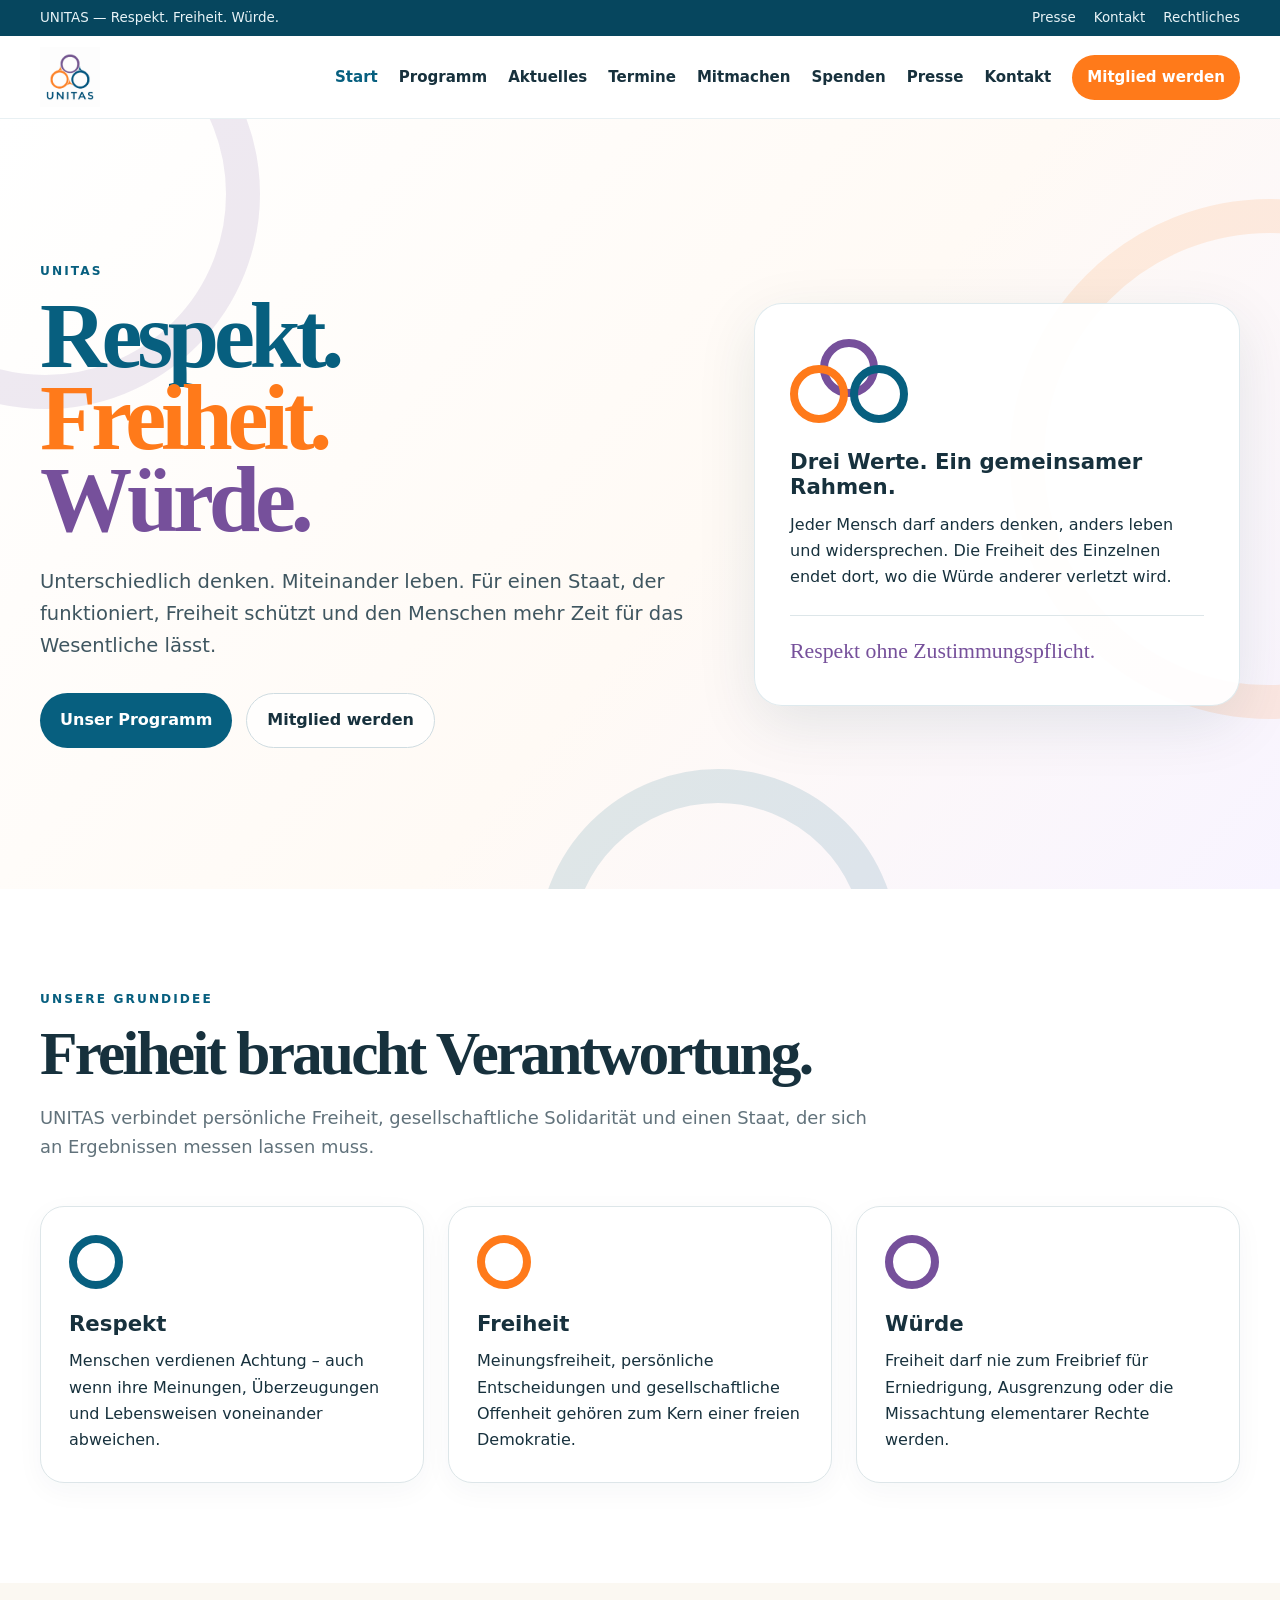
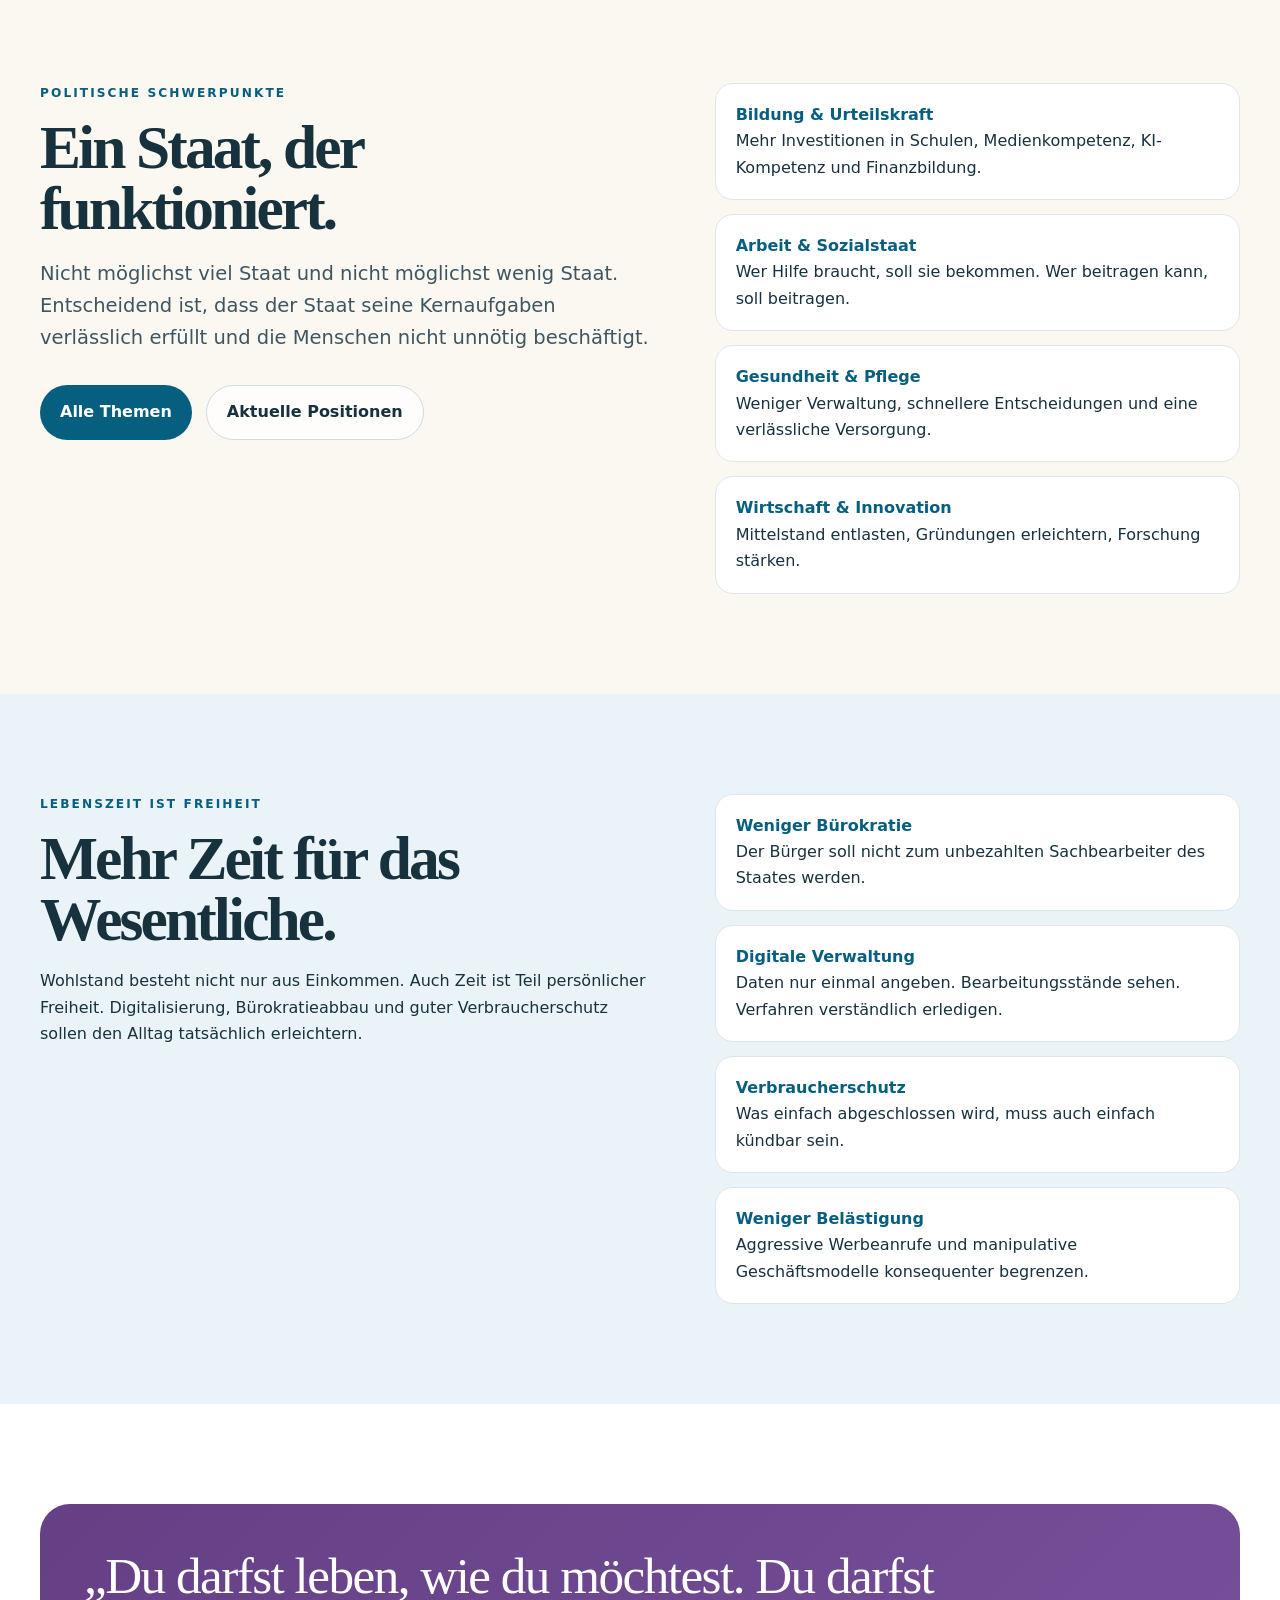
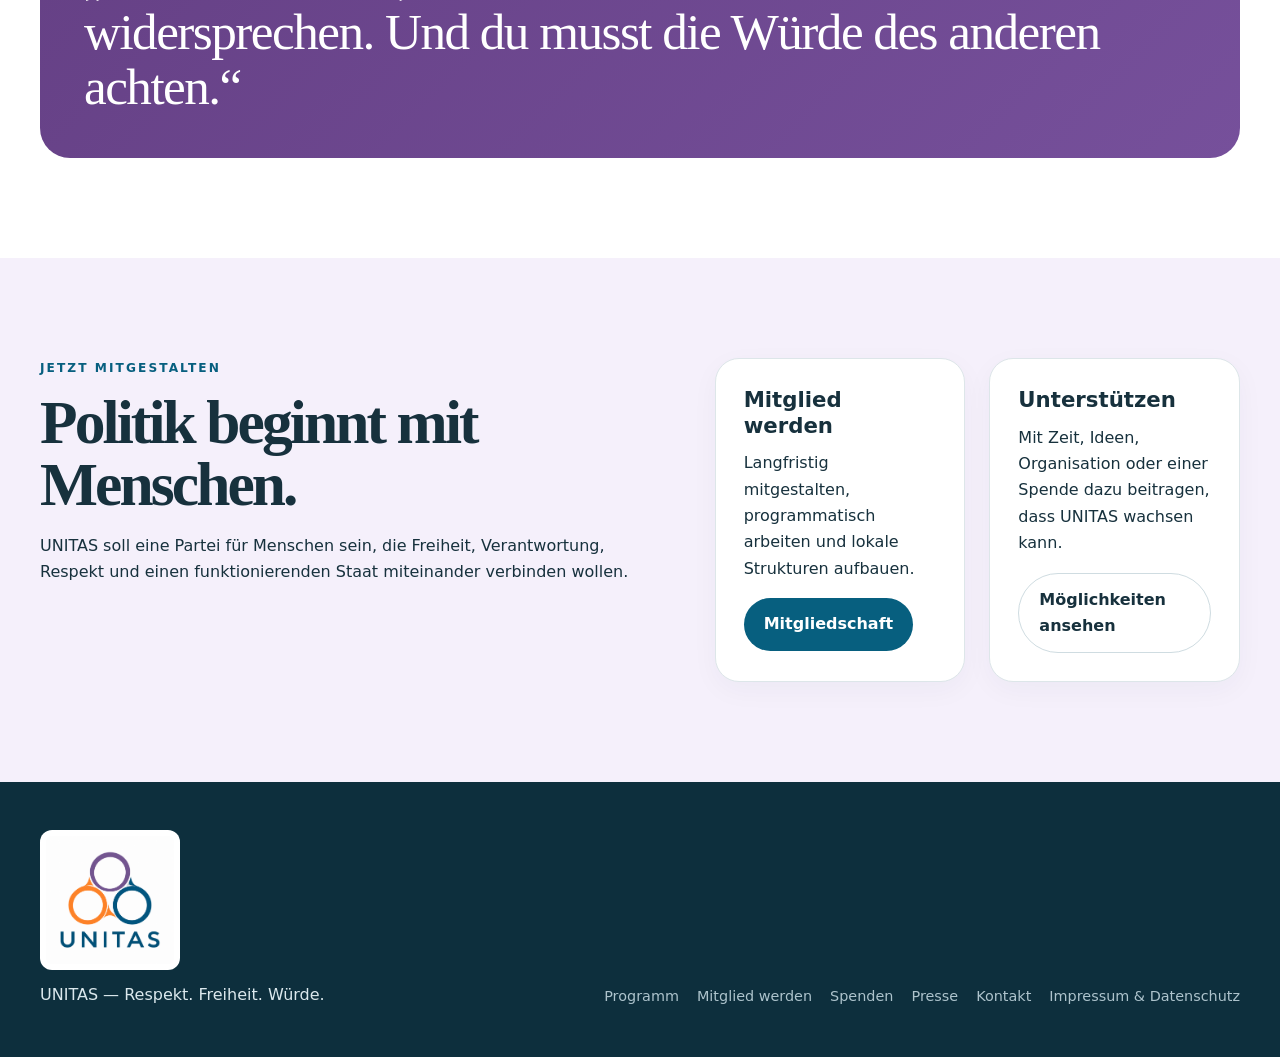
<file: index.html>
<!doctype html>
<html lang="de">
<head>
<meta charset="utf-8">
<meta name="viewport" content="width=device-width,initial-scale=1">
<meta name="description" content="UNITAS – Respekt, Freiheit und Würde. Für einen funktionierenden Staat und mehr Zeit für das Wesentliche.">
<title>UNITAS – Respekt. Freiheit. Würde.</title>
<link rel="stylesheet" href="styles.css">
</head>
<body>
<a class="skip-link" href="#main">Zum Inhalt springen</a>
<div class="topbar">
  <div class="wrap">
    <span>UNITAS — Respekt. Freiheit. Würde.</span>
    <div class="topbar-links"><a href="presse.html">Presse</a><a href="kontakt.html">Kontakt</a><a href="rechtliches.html">Rechtliches</a></div>
  </div>
</div>
<header class="site-header">
  <div class="wrap nav-wrap">
    <a class="brand" href="index.html" aria-label="UNITAS Startseite"><img src="unitas-logo.png" alt="UNITAS Logo"></a>
    <button class="menu-toggle" aria-expanded="false" aria-controls="main-nav">
      <span></span><span></span><span></span><span class="sr-only">Menü öffnen</span>
    </button>
    <nav id="main-nav" class="main-nav" aria-label="Hauptnavigation"><a class="active" href="index.html">Start</a>
<a class="" href="programm.html">Programm</a>
<a class="" href="aktuelles.html">Aktuelles</a>
<a class="" href="termine.html">Termine</a>
<a class="" href="mitmachen.html">Mitmachen</a>
<a class="" href="spenden.html">Spenden</a>
<a class="" href="presse.html">Presse</a>
<a class="" href="kontakt.html">Kontakt</a>
<a class="nav-cta" href="mitglied-werden.html">Mitglied werden</a></nav>
  </div>
</header>
<main id="main">
<section class="hero home">
<div class="ring ring-a"></div><div class="ring ring-b"></div><div class="ring ring-c"></div>
<div class="wrap hero-grid">
  <div>
    <p class="eyebrow">UNITAS</p>
    <h1>Respekt.<br><span style="color:var(--orange)">Freiheit.</span><br><span style="color:var(--violet)">Würde.</span></h1>
    <p class="lead">Unterschiedlich denken. Miteinander leben. Für einen Staat, der funktioniert, Freiheit schützt und den Menschen mehr Zeit für das Wesentliche lässt.</p>
    <div class="hero-actions">
      <a class="button primary" href="programm.html">Unser Programm</a>
      <a class="button secondary" href="mitglied-werden.html">Mitglied werden</a>
    </div>
  </div>
  <div class="hero-card">
    <div class="mini-rings"><span class="mini-ring violet"></span><span class="mini-ring orange"></span><span class="mini-ring petrol"></span></div>
    <h3>Drei Werte. Ein gemeinsamer Rahmen.</h3>
    <p>Jeder Mensch darf anders denken, anders leben und widersprechen. Die Freiheit des Einzelnen endet dort, wo die Würde anderer verletzt wird.</p>
    <blockquote>Respekt ohne Zustimmungspflicht.</blockquote>
  </div>
</div>
</section>

<section class="section">
<div class="wrap">
  <div class="section-head"><p class="eyebrow">Unsere Grundidee</p><h2>Freiheit braucht Verantwortung.</h2><p>UNITAS verbindet persönliche Freiheit, gesellschaftliche Solidarität und einen Staat, der sich an Ergebnissen messen lassen muss.</p></div>
  <div class="cards-3">
    <article class="card"><span class="value-ring petrol-border"></span><h3>Respekt</h3><p>Menschen verdienen Achtung – auch wenn ihre Meinungen, Überzeugungen und Lebensweisen voneinander abweichen.</p></article>
    <article class="card"><span class="value-ring orange-border"></span><h3>Freiheit</h3><p>Meinungsfreiheit, persönliche Entscheidungen und gesellschaftliche Offenheit gehören zum Kern einer freien Demokratie.</p></article>
    <article class="card"><span class="value-ring violet-border"></span><h3>Würde</h3><p>Freiheit darf nie zum Freibrief für Erniedrigung, Ausgrenzung oder die Missachtung elementarer Rechte werden.</p></article>
  </div>
</div>
</section>

<section class="section alt">
<div class="wrap split">
  <div><p class="eyebrow">Politische Schwerpunkte</p><h2>Ein Staat, der funktioniert.</h2><p class="lead">Nicht möglichst viel Staat und nicht möglichst wenig Staat. Entscheidend ist, dass der Staat seine Kernaufgaben verlässlich erfüllt und die Menschen nicht unnötig beschäftigt.</p><div class="hero-actions"><a class="button primary" href="programm.html">Alle Themen</a><a class="button secondary" href="aktuelles.html">Aktuelle Positionen</a></div></div>
  <div class="highlight-list">
    <div class="item"><strong>Bildung & Urteilskraft</strong><br>Mehr Investitionen in Schulen, Medienkompetenz, KI-Kompetenz und Finanzbildung.</div>
    <div class="item"><strong>Arbeit & Sozialstaat</strong><br>Wer Hilfe braucht, soll sie bekommen. Wer beitragen kann, soll beitragen.</div>
    <div class="item"><strong>Gesundheit & Pflege</strong><br>Weniger Verwaltung, schnellere Entscheidungen und eine verlässliche Versorgung.</div>
    <div class="item"><strong>Wirtschaft & Innovation</strong><br>Mittelstand entlasten, Gründungen erleichtern, Forschung stärken.</div>
  </div>
</div>
</section>

<section class="section soft-petrol">
<div class="wrap split">
  <div><p class="eyebrow">Lebenszeit ist Freiheit</p><h2>Mehr Zeit für das Wesentliche.</h2><p>Wohlstand besteht nicht nur aus Einkommen. Auch Zeit ist Teil persönlicher Freiheit. Digitalisierung, Bürokratieabbau und guter Verbraucherschutz sollen den Alltag tatsächlich erleichtern.</p></div>
  <div class="highlight-list">
    <div class="item"><strong>Weniger Bürokratie</strong><br>Der Bürger soll nicht zum unbezahlten Sachbearbeiter des Staates werden.</div>
    <div class="item"><strong>Digitale Verwaltung</strong><br>Daten nur einmal angeben. Bearbeitungsstände sehen. Verfahren verständlich erledigen.</div>
    <div class="item"><strong>Verbraucherschutz</strong><br>Was einfach abgeschlossen wird, muss auch einfach kündbar sein.</div>
    <div class="item"><strong>Weniger Belästigung</strong><br>Aggressive Werbeanrufe und manipulative Geschäftsmodelle konsequenter begrenzen.</div>
  </div>
</div>
</section>

<section class="section">
<div class="wrap quote-band"><p>„Du darfst leben, wie du möchtest. Du darfst widersprechen. Und du musst die Würde des anderen achten.“</p></div>
</section>

<section class="section soft-violet">
<div class="wrap split">
  <div><p class="eyebrow">Jetzt mitgestalten</p><h2>Politik beginnt mit Menschen.</h2><p>UNITAS soll eine Partei für Menschen sein, die Freiheit, Verantwortung, Respekt und einen funktionierenden Staat miteinander verbinden wollen.</p></div>
  <div class="grid-2">
    <div class="card"><h3>Mitglied werden</h3><p>Langfristig mitgestalten, programmatisch arbeiten und lokale Strukturen aufbauen.</p><a href="mitglied-werden.html" class="button primary">Mitgliedschaft</a></div>
    <div class="card"><h3>Unterstützen</h3><p>Mit Zeit, Ideen, Organisation oder einer Spende dazu beitragen, dass UNITAS wachsen kann.</p><a href="mitmachen.html" class="button secondary">Möglichkeiten ansehen</a></div>
  </div>
</div>
</section>
</main>
<footer class="site-footer">
  <div class="wrap footer-grid">
    <div class="footer-brand">
      <img src="unitas-logo.png" alt="">
      <p>UNITAS — Respekt. Freiheit. Würde.</p>
    </div>
    <div class="footer-links">
      <a href="programm.html">Programm</a>
      <a href="mitglied-werden.html">Mitglied werden</a>
      <a href="spenden.html">Spenden</a>
      <a href="presse.html">Presse</a>
      <a href="kontakt.html">Kontakt</a>
      <a href="rechtliches.html">Impressum & Datenschutz</a>
    </div>
  </div>
</footer>
<script src="script.js"></script>
</body>
</html>
</file>
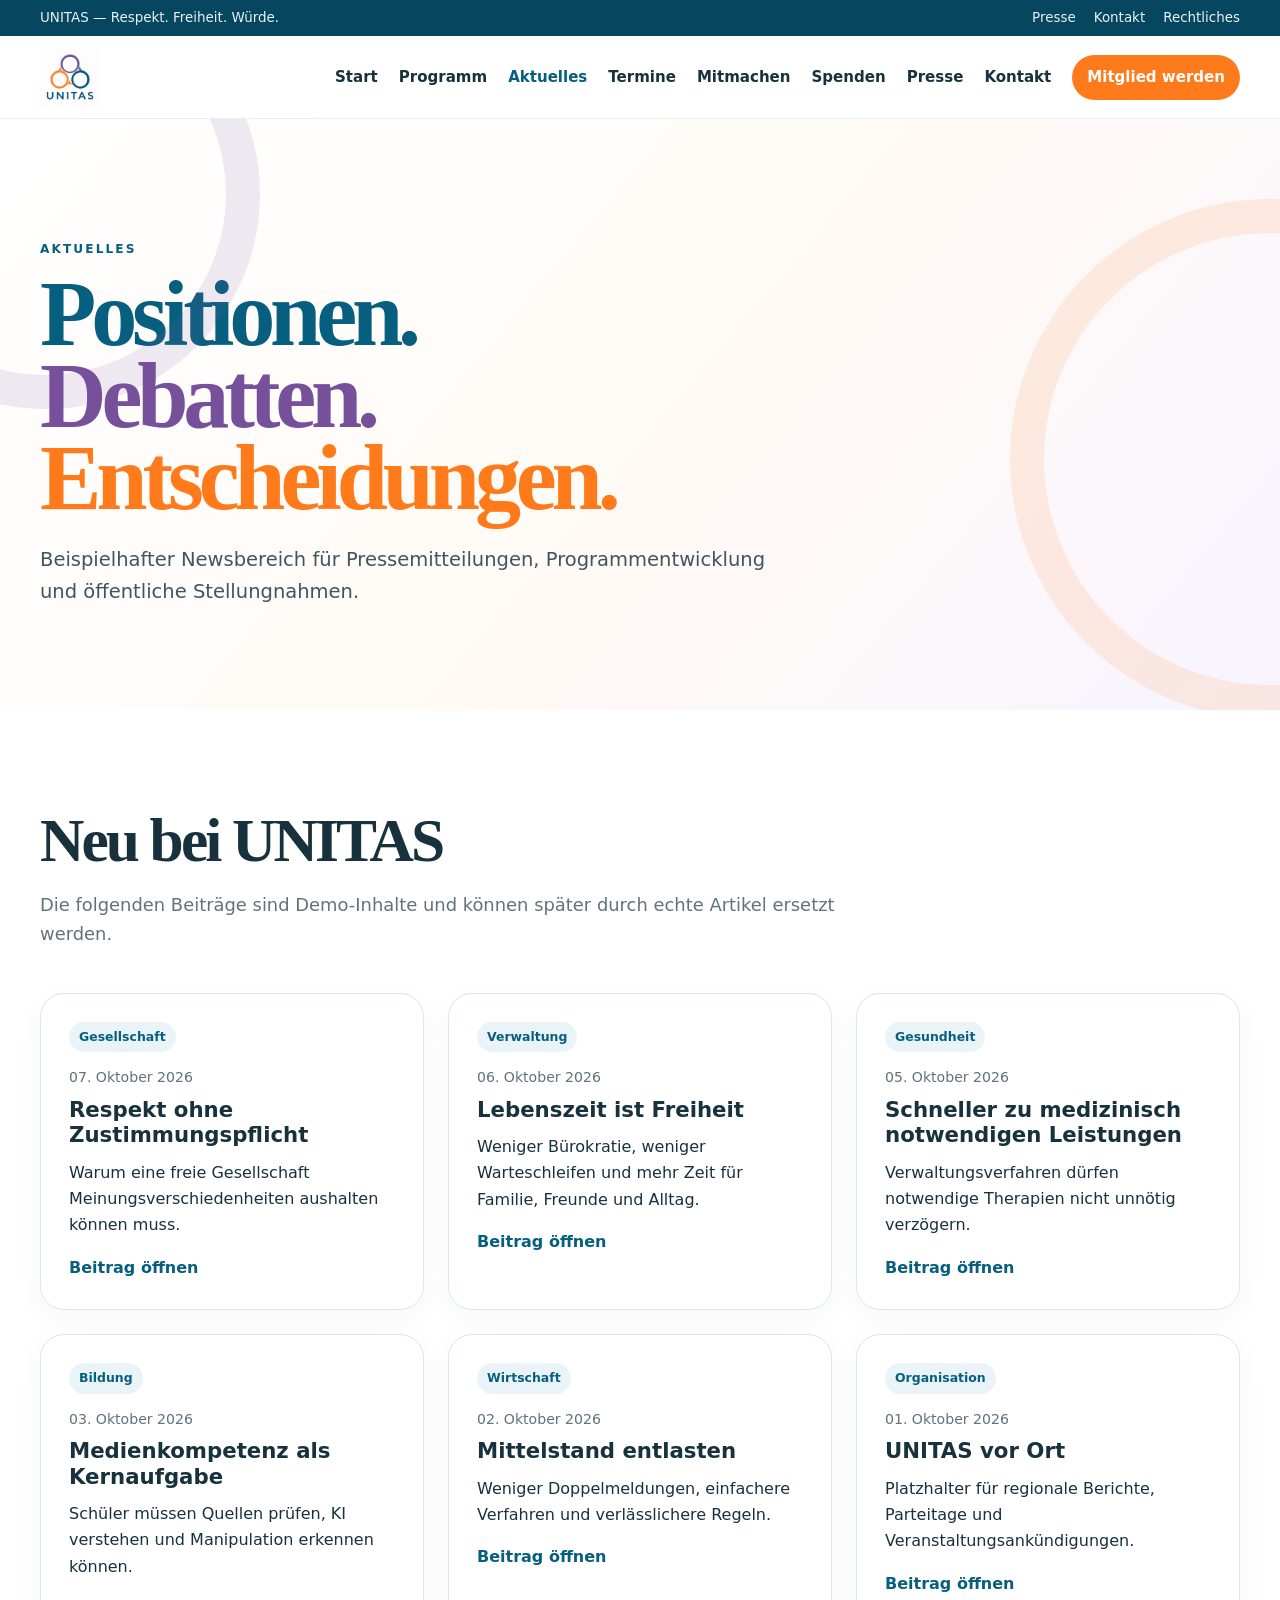
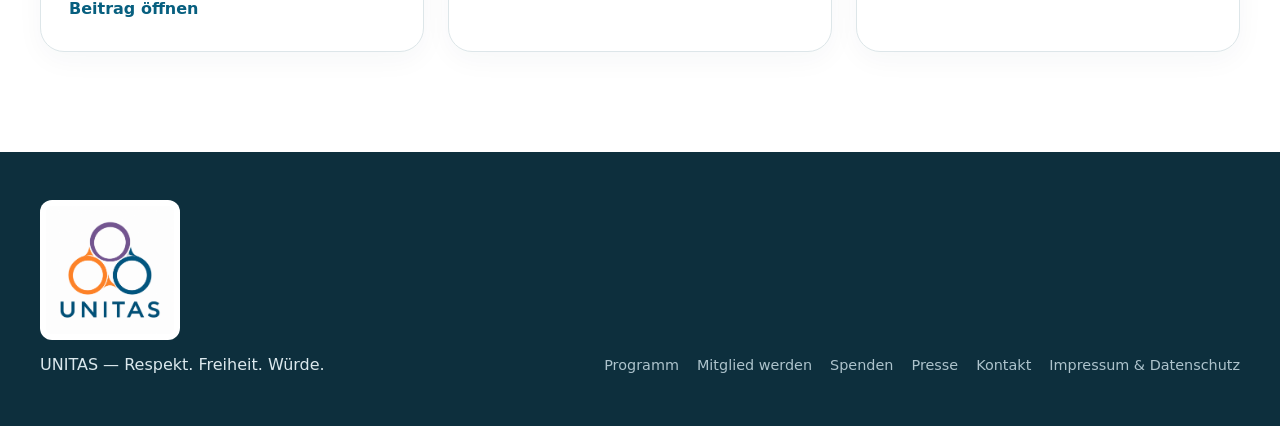
<file: aktuelles.html>
<!doctype html>
<html lang="de">
<head>
<meta charset="utf-8">
<meta name="viewport" content="width=device-width,initial-scale=1">
<meta name="description" content="Aktuelle Positionen und Beiträge von UNITAS.">
<title>UNITAS – Aktuelles</title>
<link rel="stylesheet" href="styles.css">
</head>
<body>
<a class="skip-link" href="#main">Zum Inhalt springen</a>
<div class="topbar">
  <div class="wrap">
    <span>UNITAS — Respekt. Freiheit. Würde.</span>
    <div class="topbar-links"><a href="presse.html">Presse</a><a href="kontakt.html">Kontakt</a><a href="rechtliches.html">Rechtliches</a></div>
  </div>
</div>
<header class="site-header">
  <div class="wrap nav-wrap">
    <a class="brand" href="index.html" aria-label="UNITAS Startseite"><img src="unitas-logo.png" alt="UNITAS Logo"></a>
    <button class="menu-toggle" aria-expanded="false" aria-controls="main-nav">
      <span></span><span></span><span></span><span class="sr-only">Menü öffnen</span>
    </button>
    <nav id="main-nav" class="main-nav" aria-label="Hauptnavigation"><a class="" href="index.html">Start</a>
<a class="" href="programm.html">Programm</a>
<a class="active" href="aktuelles.html">Aktuelles</a>
<a class="" href="termine.html">Termine</a>
<a class="" href="mitmachen.html">Mitmachen</a>
<a class="" href="spenden.html">Spenden</a>
<a class="" href="presse.html">Presse</a>
<a class="" href="kontakt.html">Kontakt</a>
<a class="nav-cta" href="mitglied-werden.html">Mitglied werden</a></nav>
  </div>
</header>
<main id="main">
<section class="hero subpage"><div class="ring ring-a"></div><div class="ring ring-b"></div><div class="wrap"><p class="eyebrow">Aktuelles</p><h1>Positionen.<br><span style="color:var(--violet)">Debatten.</span><br><span style="color:var(--orange)">Entscheidungen.</span></h1><p class="lead">Beispielhafter Newsbereich für Pressemitteilungen, Programmentwicklung und öffentliche Stellungnahmen.</p></div></section>
<section class="section"><div class="wrap"><div class="section-head"><h2>Neu bei UNITAS</h2><p>Die folgenden Beiträge sind Demo-Inhalte und können später durch echte Artikel ersetzt werden.</p></div>
<div class="grid-3 news-grid">
<article class="card"><span class="tag">Gesellschaft</span><p class="meta">07. Oktober 2026</p><h3>Respekt ohne Zustimmungspflicht</h3><p>Warum eine freie Gesellschaft Meinungsverschiedenheiten aushalten können muss.</p><a href="#">Beitrag öffnen</a></article>
<article class="card"><span class="tag">Verwaltung</span><p class="meta">06. Oktober 2026</p><h3>Lebenszeit ist Freiheit</h3><p>Weniger Bürokratie, weniger Warteschleifen und mehr Zeit für Familie, Freunde und Alltag.</p><a href="#">Beitrag öffnen</a></article>
<article class="card"><span class="tag">Gesundheit</span><p class="meta">05. Oktober 2026</p><h3>Schneller zu medizinisch notwendigen Leistungen</h3><p>Verwaltungsverfahren dürfen notwendige Therapien nicht unnötig verzögern.</p><a href="#">Beitrag öffnen</a></article>
<article class="card"><span class="tag">Bildung</span><p class="meta">03. Oktober 2026</p><h3>Medienkompetenz als Kernaufgabe</h3><p>Schüler müssen Quellen prüfen, KI verstehen und Manipulation erkennen können.</p><a href="#">Beitrag öffnen</a></article>
<article class="card"><span class="tag">Wirtschaft</span><p class="meta">02. Oktober 2026</p><h3>Mittelstand entlasten</h3><p>Weniger Doppelmeldungen, einfachere Verfahren und verlässlichere Regeln.</p><a href="#">Beitrag öffnen</a></article>
<article class="card"><span class="tag">Organisation</span><p class="meta">01. Oktober 2026</p><h3>UNITAS vor Ort</h3><p>Platzhalter für regionale Berichte, Parteitage und Veranstaltungsankündigungen.</p><a href="#">Beitrag öffnen</a></article>
</div></div></section>
</main>
<footer class="site-footer">
  <div class="wrap footer-grid">
    <div class="footer-brand">
      <img src="unitas-logo.png" alt="">
      <p>UNITAS — Respekt. Freiheit. Würde.</p>
    </div>
    <div class="footer-links">
      <a href="programm.html">Programm</a>
      <a href="mitglied-werden.html">Mitglied werden</a>
      <a href="spenden.html">Spenden</a>
      <a href="presse.html">Presse</a>
      <a href="kontakt.html">Kontakt</a>
      <a href="rechtliches.html">Impressum & Datenschutz</a>
    </div>
  </div>
</footer>
<script src="script.js"></script>
</body>
</html>
</file>
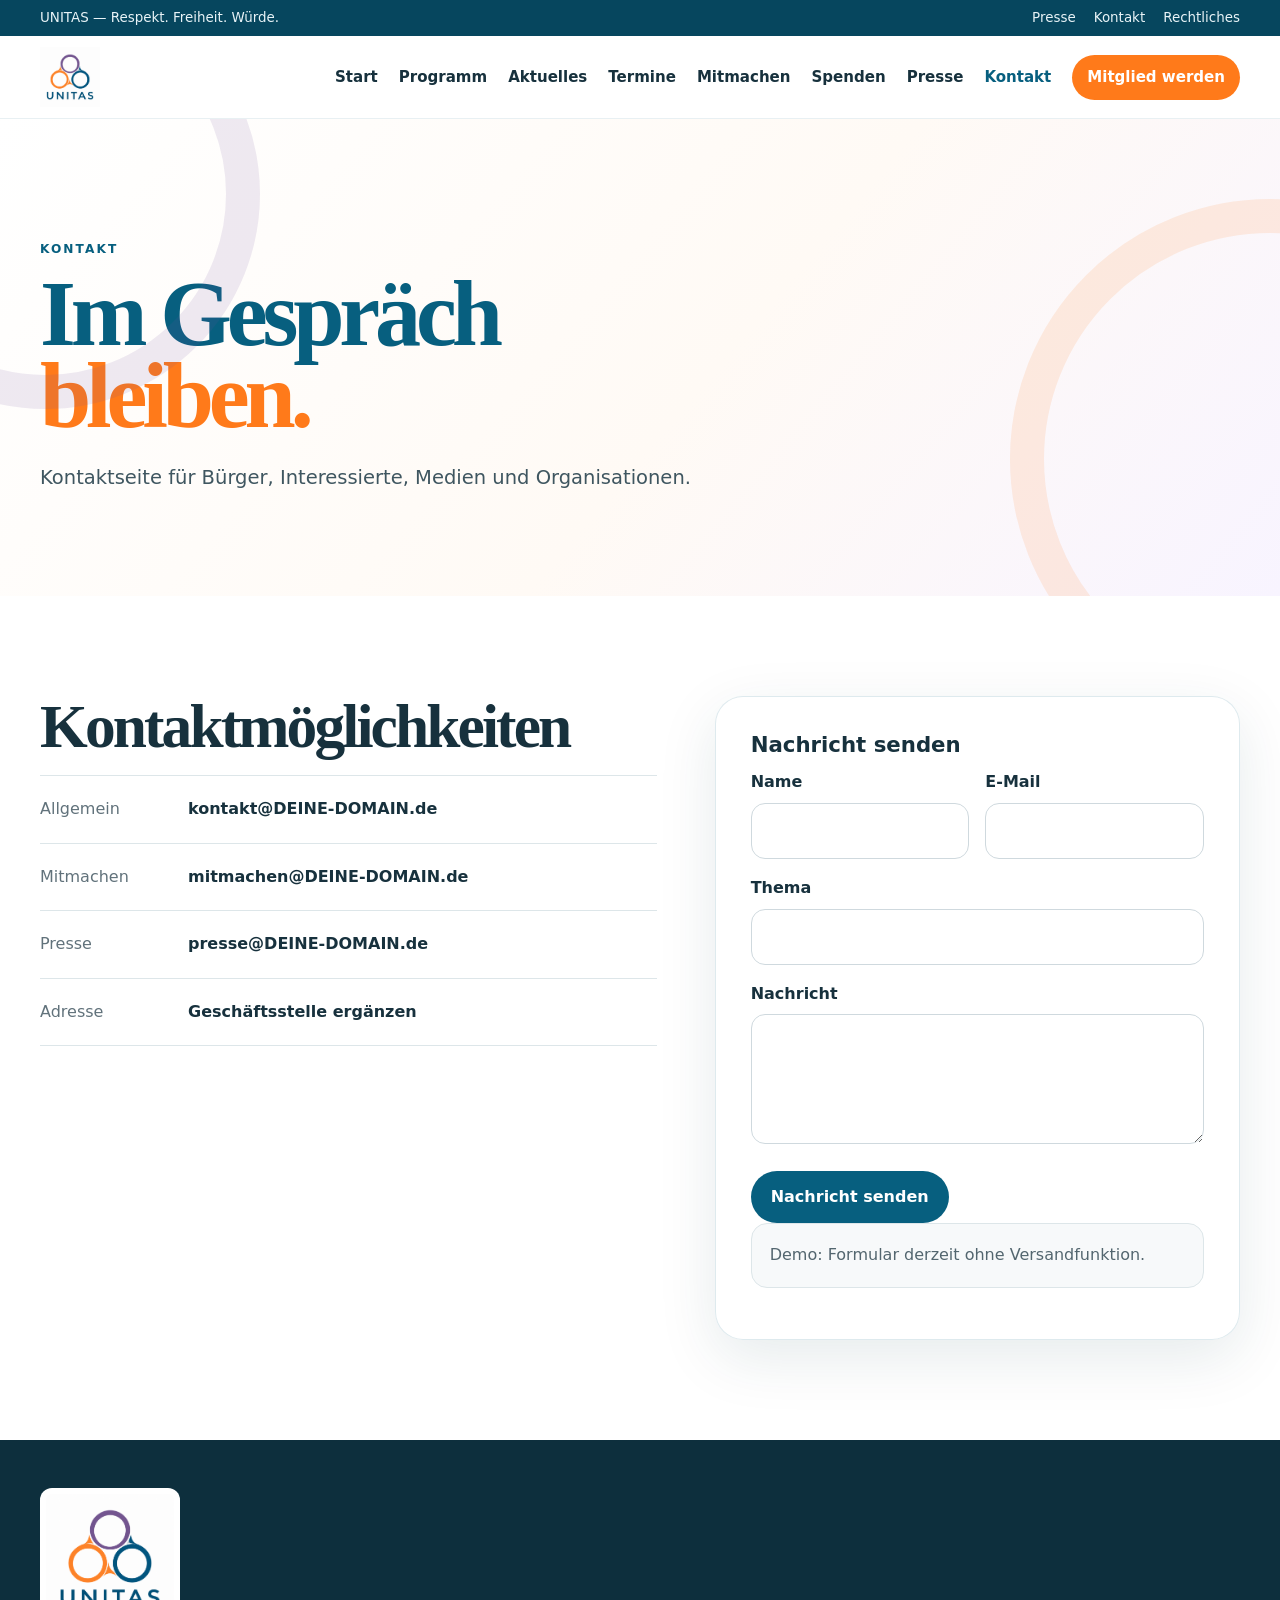
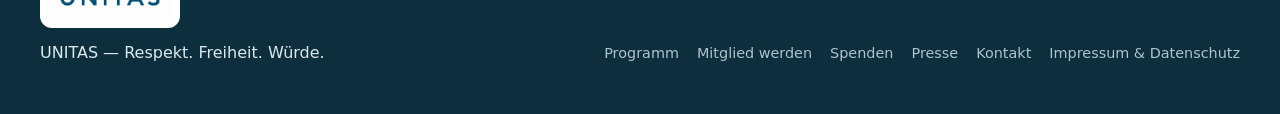
<file: kontakt.html>
<!doctype html>
<html lang="de">
<head>
<meta charset="utf-8">
<meta name="viewport" content="width=device-width,initial-scale=1">
<meta name="description" content="Kontakt zu UNITAS.">
<title>UNITAS – Kontakt</title>
<link rel="stylesheet" href="styles.css">
</head>
<body>
<a class="skip-link" href="#main">Zum Inhalt springen</a>
<div class="topbar">
  <div class="wrap">
    <span>UNITAS — Respekt. Freiheit. Würde.</span>
    <div class="topbar-links"><a href="presse.html">Presse</a><a href="kontakt.html">Kontakt</a><a href="rechtliches.html">Rechtliches</a></div>
  </div>
</div>
<header class="site-header">
  <div class="wrap nav-wrap">
    <a class="brand" href="index.html" aria-label="UNITAS Startseite"><img src="unitas-logo.png" alt="UNITAS Logo"></a>
    <button class="menu-toggle" aria-expanded="false" aria-controls="main-nav">
      <span></span><span></span><span></span><span class="sr-only">Menü öffnen</span>
    </button>
    <nav id="main-nav" class="main-nav" aria-label="Hauptnavigation"><a class="" href="index.html">Start</a>
<a class="" href="programm.html">Programm</a>
<a class="" href="aktuelles.html">Aktuelles</a>
<a class="" href="termine.html">Termine</a>
<a class="" href="mitmachen.html">Mitmachen</a>
<a class="" href="spenden.html">Spenden</a>
<a class="" href="presse.html">Presse</a>
<a class="active" href="kontakt.html">Kontakt</a>
<a class="nav-cta" href="mitglied-werden.html">Mitglied werden</a></nav>
  </div>
</header>
<main id="main">
<section class="hero subpage"><div class="ring ring-a"></div><div class="ring ring-b"></div><div class="wrap"><p class="eyebrow">Kontakt</p><h1>Im Gespräch<br><span style="color:var(--orange)">bleiben.</span></h1><p class="lead">Kontaktseite für Bürger, Interessierte, Medien und Organisationen.</p></div></section>
<section class="section"><div class="wrap split">
<div><h2>Kontaktmöglichkeiten</h2><div class="contact-box">
<div><span>Allgemein</span><strong>kontakt@DEINE-DOMAIN.de</strong></div>
<div><span>Mitmachen</span><strong>mitmachen@DEINE-DOMAIN.de</strong></div>
<div><span>Presse</span><strong>presse@DEINE-DOMAIN.de</strong></div>
<div><span>Adresse</span><strong>Geschäftsstelle ergänzen</strong></div>
</div></div>
<div class="panel"><h3>Nachricht senden</h3><form><div class="form-grid">
<div><label for="kname">Name</label><input id="kname" type="text"></div>
<div><label for="kmail">E-Mail</label><input id="kmail" type="email"></div>
<div class="full"><label for="kthema">Thema</label><input id="kthema" type="text"></div>
<div class="full"><label for="ktext">Nachricht</label><textarea id="ktext"></textarea></div>
</div><button class="button primary" data-demo-submit style="margin-top:18px">Nachricht senden</button></form><p class="legal-note">Demo: Formular derzeit ohne Versandfunktion.</p></div>
</div></section>
</main>
<footer class="site-footer">
  <div class="wrap footer-grid">
    <div class="footer-brand">
      <img src="unitas-logo.png" alt="">
      <p>UNITAS — Respekt. Freiheit. Würde.</p>
    </div>
    <div class="footer-links">
      <a href="programm.html">Programm</a>
      <a href="mitglied-werden.html">Mitglied werden</a>
      <a href="spenden.html">Spenden</a>
      <a href="presse.html">Presse</a>
      <a href="kontakt.html">Kontakt</a>
      <a href="rechtliches.html">Impressum & Datenschutz</a>
    </div>
  </div>
</footer>
<script src="script.js"></script>
</body>
</html>
</file>
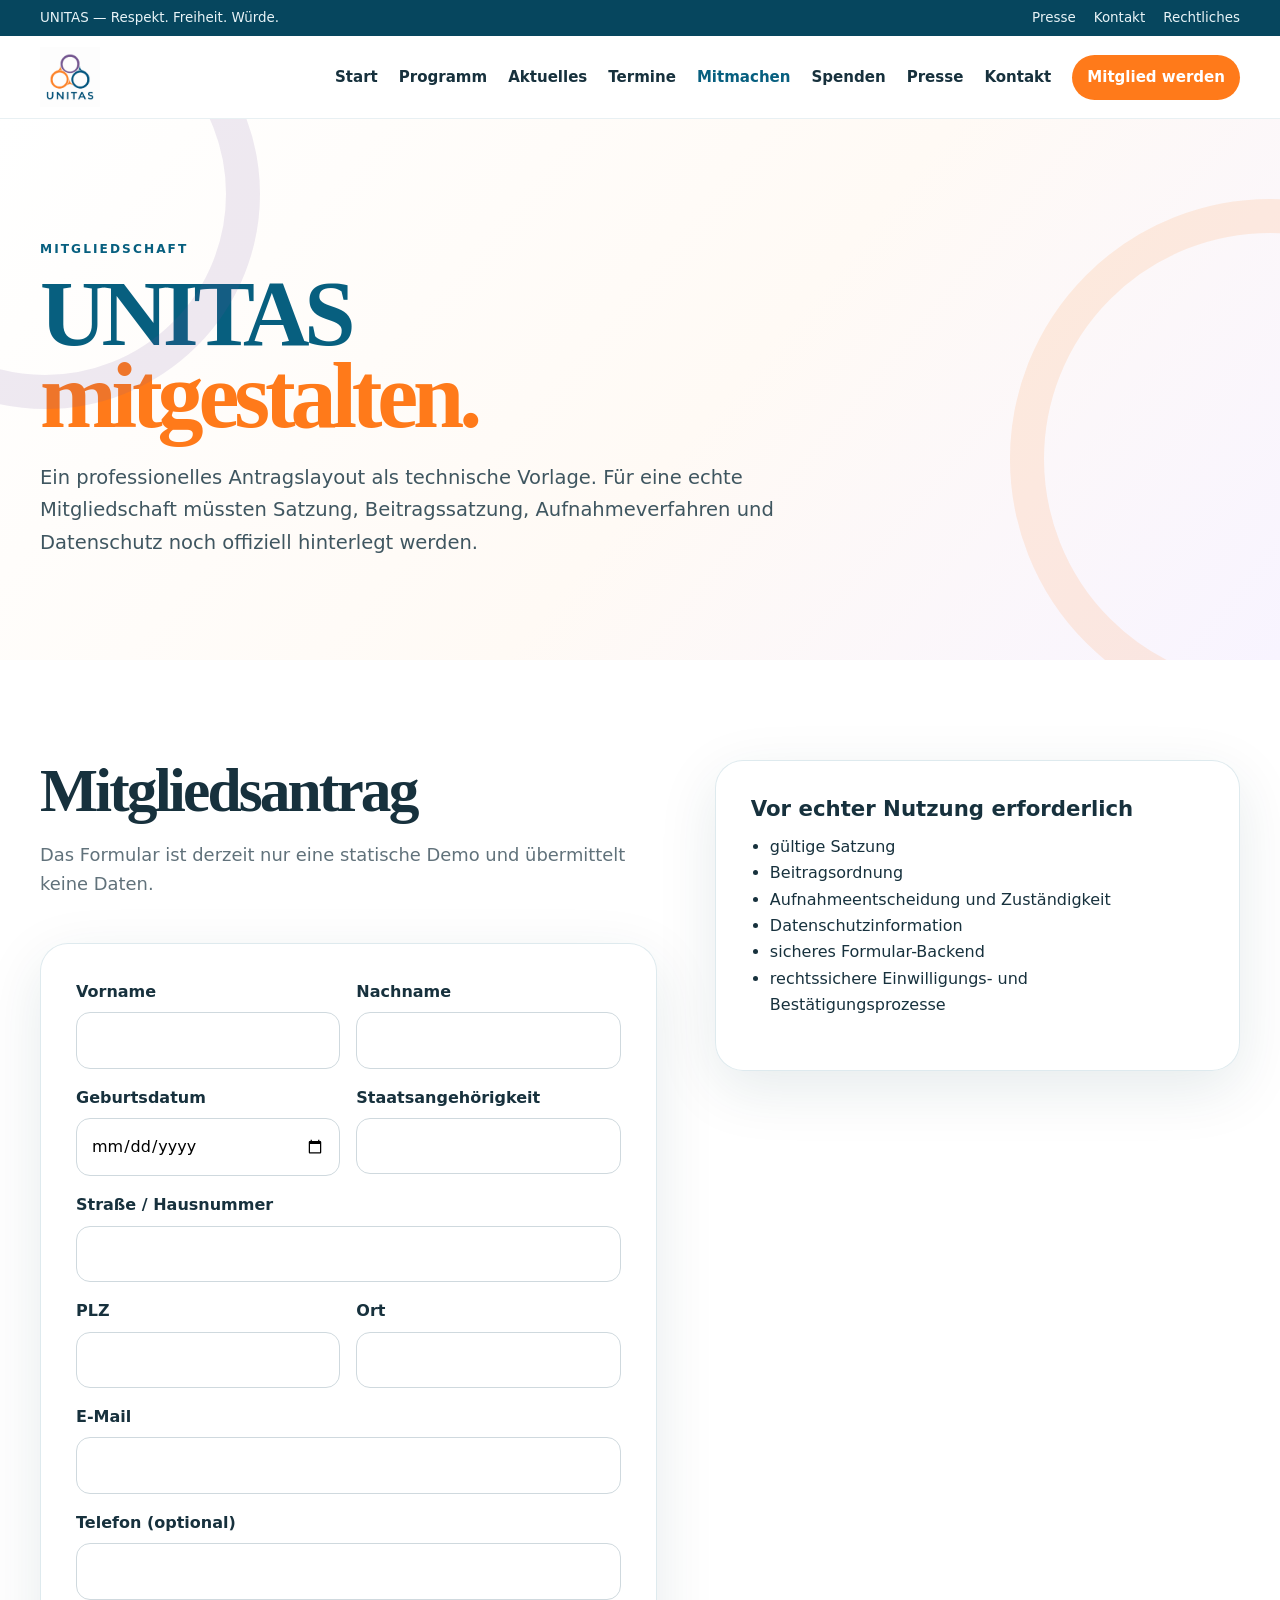
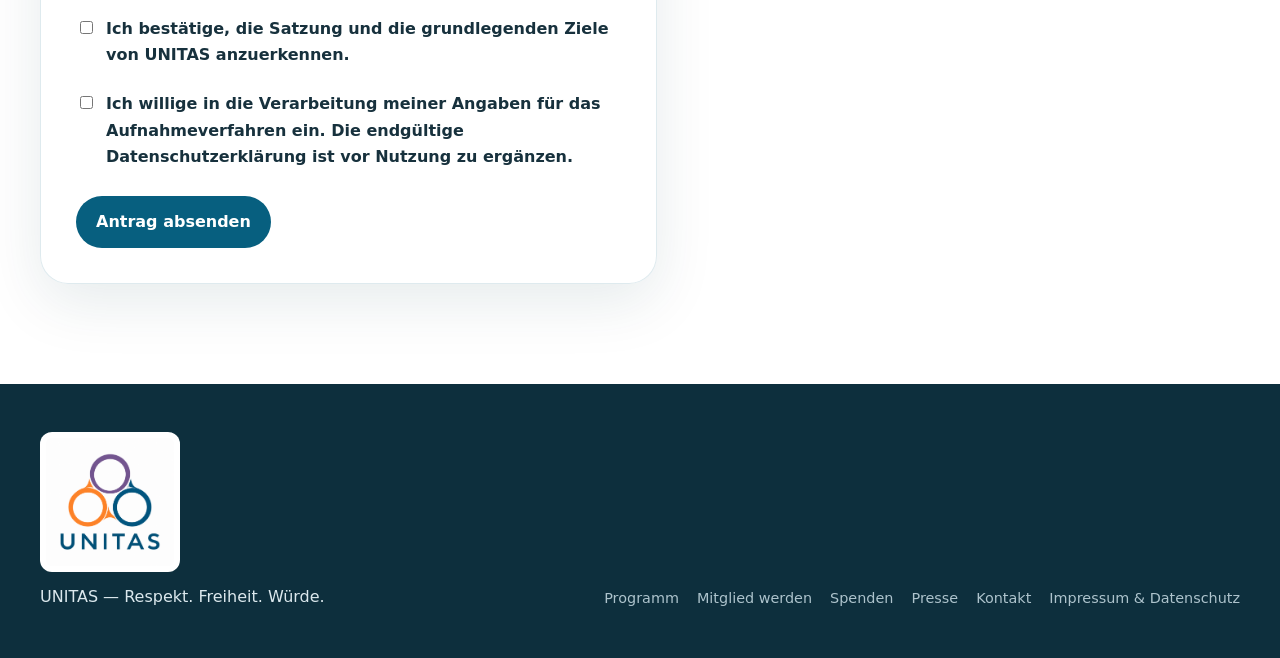
<file: mitglied-werden.html>
<!doctype html>
<html lang="de">
<head>
<meta charset="utf-8">
<meta name="viewport" content="width=device-width,initial-scale=1">
<meta name="description" content="Mitgliedschaft bei UNITAS – Demo-Antragsseite.">
<title>UNITAS – Mitglied werden</title>
<link rel="stylesheet" href="styles.css">
</head>
<body>
<a class="skip-link" href="#main">Zum Inhalt springen</a>
<div class="topbar">
  <div class="wrap">
    <span>UNITAS — Respekt. Freiheit. Würde.</span>
    <div class="topbar-links"><a href="presse.html">Presse</a><a href="kontakt.html">Kontakt</a><a href="rechtliches.html">Rechtliches</a></div>
  </div>
</div>
<header class="site-header">
  <div class="wrap nav-wrap">
    <a class="brand" href="index.html" aria-label="UNITAS Startseite"><img src="unitas-logo.png" alt="UNITAS Logo"></a>
    <button class="menu-toggle" aria-expanded="false" aria-controls="main-nav">
      <span></span><span></span><span></span><span class="sr-only">Menü öffnen</span>
    </button>
    <nav id="main-nav" class="main-nav" aria-label="Hauptnavigation"><a class="" href="index.html">Start</a>
<a class="" href="programm.html">Programm</a>
<a class="" href="aktuelles.html">Aktuelles</a>
<a class="" href="termine.html">Termine</a>
<a class="active" href="mitmachen.html">Mitmachen</a>
<a class="" href="spenden.html">Spenden</a>
<a class="" href="presse.html">Presse</a>
<a class="" href="kontakt.html">Kontakt</a>
<a class="nav-cta" href="mitglied-werden.html">Mitglied werden</a></nav>
  </div>
</header>
<main id="main">
<section class="hero subpage"><div class="ring ring-a"></div><div class="ring ring-b"></div><div class="wrap"><p class="eyebrow">Mitgliedschaft</p><h1>UNITAS<br><span style="color:var(--orange)">mitgestalten.</span></h1><p class="lead">Ein professionelles Antragslayout als technische Vorlage. Für eine echte Mitgliedschaft müssten Satzung, Beitragssatzung, Aufnahmeverfahren und Datenschutz noch offiziell hinterlegt werden.</p></div></section>
<section class="section"><div class="wrap split">
<div><div class="section-head"><h2>Mitgliedsantrag</h2><p>Das Formular ist derzeit nur eine statische Demo und übermittelt keine Daten.</p></div>
<form class="panel">
<div class="form-grid">
<div><label for="mvor">Vorname</label><input id="mvor" type="text"></div>
<div><label for="mnach">Nachname</label><input id="mnach" type="text"></div>
<div><label for="mgeb">Geburtsdatum</label><input id="mgeb" type="date"></div>
<div><label for="mstaat">Staatsangehörigkeit</label><input id="mstaat" type="text"></div>
<div class="full"><label for="mstr">Straße / Hausnummer</label><input id="mstr" type="text"></div>
<div><label for="mplz">PLZ</label><input id="mplz" type="text"></div>
<div><label for="mort">Ort</label><input id="mort" type="text"></div>
<div class="full"><label for="mmail">E-Mail</label><input id="mmail" type="email"></div>
<div class="full"><label for="mtel">Telefon (optional)</label><input id="mtel" type="tel"></div>
<div class="full checkbox"><input id="check1" type="checkbox"><label for="check1">Ich bestätige, die Satzung und die grundlegenden Ziele von UNITAS anzuerkennen.</label></div>
<div class="full checkbox"><input id="check2" type="checkbox"><label for="check2">Ich willige in die Verarbeitung meiner Angaben für das Aufnahmeverfahren ein. Die endgültige Datenschutzerklärung ist vor Nutzung zu ergänzen.</label></div>
</div>
<button class="button primary" data-demo-submit style="margin-top:18px">Antrag absenden</button>
</form></div>
<aside><div class="panel"><h3>Vor echter Nutzung erforderlich</h3><ul><li>gültige Satzung</li><li>Beitragsordnung</li><li>Aufnahmeentscheidung und Zuständigkeit</li><li>Datenschutzinformation</li><li>sicheres Formular-Backend</li><li>rechtssichere Einwilligungs- und Bestätigungsprozesse</li></ul></div></aside>
</div></section>
</main>
<footer class="site-footer">
  <div class="wrap footer-grid">
    <div class="footer-brand">
      <img src="unitas-logo.png" alt="">
      <p>UNITAS — Respekt. Freiheit. Würde.</p>
    </div>
    <div class="footer-links">
      <a href="programm.html">Programm</a>
      <a href="mitglied-werden.html">Mitglied werden</a>
      <a href="spenden.html">Spenden</a>
      <a href="presse.html">Presse</a>
      <a href="kontakt.html">Kontakt</a>
      <a href="rechtliches.html">Impressum & Datenschutz</a>
    </div>
  </div>
</footer>
<script src="script.js"></script>
</body>
</html>
</file>
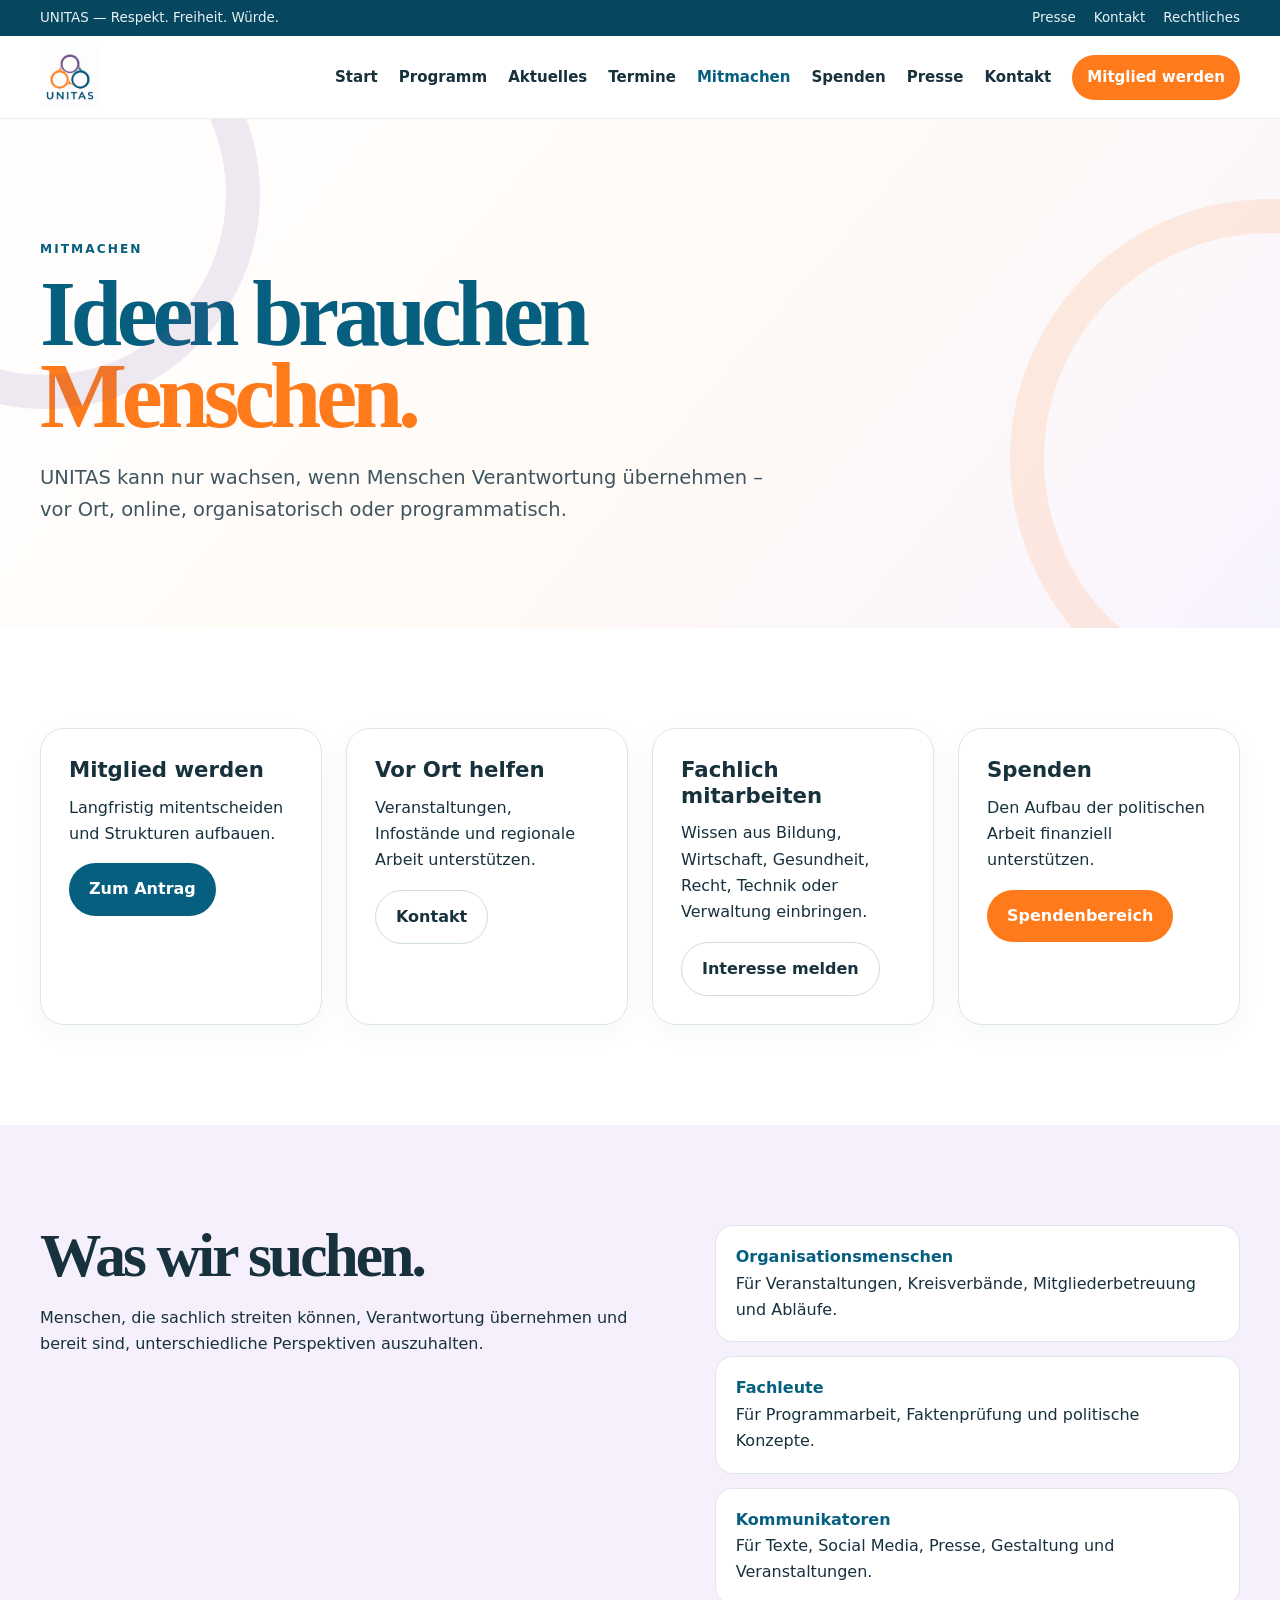
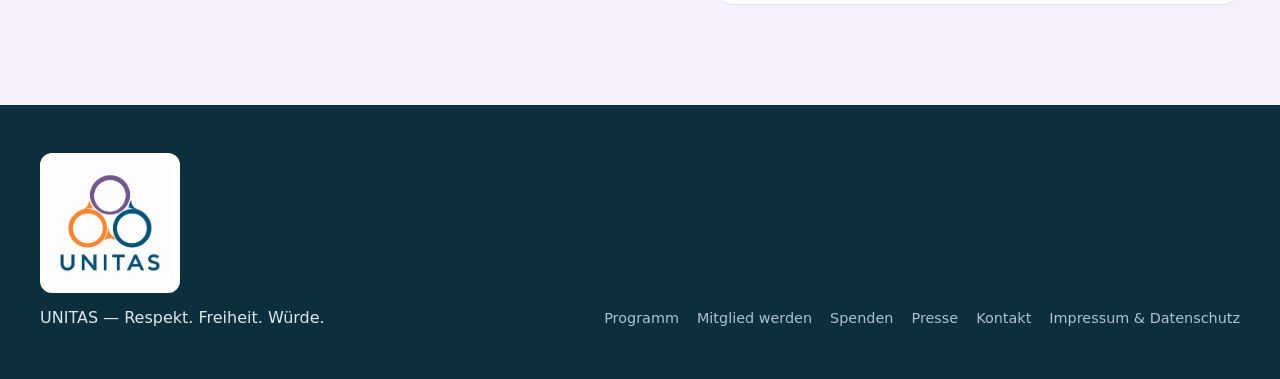
<file: mitmachen.html>
<!doctype html>
<html lang="de">
<head>
<meta charset="utf-8">
<meta name="viewport" content="width=device-width,initial-scale=1">
<meta name="description" content="Bei UNITAS mitmachen und politische Arbeit unterstützen.">
<title>UNITAS – Mitmachen</title>
<link rel="stylesheet" href="styles.css">
</head>
<body>
<a class="skip-link" href="#main">Zum Inhalt springen</a>
<div class="topbar">
  <div class="wrap">
    <span>UNITAS — Respekt. Freiheit. Würde.</span>
    <div class="topbar-links"><a href="presse.html">Presse</a><a href="kontakt.html">Kontakt</a><a href="rechtliches.html">Rechtliches</a></div>
  </div>
</div>
<header class="site-header">
  <div class="wrap nav-wrap">
    <a class="brand" href="index.html" aria-label="UNITAS Startseite"><img src="unitas-logo.png" alt="UNITAS Logo"></a>
    <button class="menu-toggle" aria-expanded="false" aria-controls="main-nav">
      <span></span><span></span><span></span><span class="sr-only">Menü öffnen</span>
    </button>
    <nav id="main-nav" class="main-nav" aria-label="Hauptnavigation"><a class="" href="index.html">Start</a>
<a class="" href="programm.html">Programm</a>
<a class="" href="aktuelles.html">Aktuelles</a>
<a class="" href="termine.html">Termine</a>
<a class="active" href="mitmachen.html">Mitmachen</a>
<a class="" href="spenden.html">Spenden</a>
<a class="" href="presse.html">Presse</a>
<a class="" href="kontakt.html">Kontakt</a>
<a class="nav-cta" href="mitglied-werden.html">Mitglied werden</a></nav>
  </div>
</header>
<main id="main">
<section class="hero subpage"><div class="ring ring-a"></div><div class="ring ring-b"></div><div class="wrap"><p class="eyebrow">Mitmachen</p><h1>Ideen brauchen<br><span style="color:var(--orange)">Menschen.</span></h1><p class="lead">UNITAS kann nur wachsen, wenn Menschen Verantwortung übernehmen – vor Ort, online, organisatorisch oder programmatisch.</p></div></section>
<section class="section"><div class="wrap"><div class="cards-4">
<div class="card"><h3>Mitglied werden</h3><p>Langfristig mitentscheiden und Strukturen aufbauen.</p><a class="button primary" href="mitglied-werden.html">Zum Antrag</a></div>
<div class="card"><h3>Vor Ort helfen</h3><p>Veranstaltungen, Infostände und regionale Arbeit unterstützen.</p><a class="button secondary" href="kontakt.html">Kontakt</a></div>
<div class="card"><h3>Fachlich mitarbeiten</h3><p>Wissen aus Bildung, Wirtschaft, Gesundheit, Recht, Technik oder Verwaltung einbringen.</p><a class="button secondary" href="kontakt.html">Interesse melden</a></div>
<div class="card"><h3>Spenden</h3><p>Den Aufbau der politischen Arbeit finanziell unterstützen.</p><a class="button orange" href="spenden.html">Spendenbereich</a></div>
</div></div></section>
<section class="section soft-violet"><div class="wrap split"><div><h2>Was wir suchen.</h2><p>Menschen, die sachlich streiten können, Verantwortung übernehmen und bereit sind, unterschiedliche Perspektiven auszuhalten.</p></div><div class="highlight-list">
<div class="item"><strong>Organisationsmenschen</strong><br>Für Veranstaltungen, Kreisverbände, Mitgliederbetreuung und Abläufe.</div>
<div class="item"><strong>Fachleute</strong><br>Für Programmarbeit, Faktenprüfung und politische Konzepte.</div>
<div class="item"><strong>Kommunikatoren</strong><br>Für Texte, Social Media, Presse, Gestaltung und Veranstaltungen.</div>
</div></div></section>
</main>
<footer class="site-footer">
  <div class="wrap footer-grid">
    <div class="footer-brand">
      <img src="unitas-logo.png" alt="">
      <p>UNITAS — Respekt. Freiheit. Würde.</p>
    </div>
    <div class="footer-links">
      <a href="programm.html">Programm</a>
      <a href="mitglied-werden.html">Mitglied werden</a>
      <a href="spenden.html">Spenden</a>
      <a href="presse.html">Presse</a>
      <a href="kontakt.html">Kontakt</a>
      <a href="rechtliches.html">Impressum & Datenschutz</a>
    </div>
  </div>
</footer>
<script src="script.js"></script>
</body>
</html>
</file>
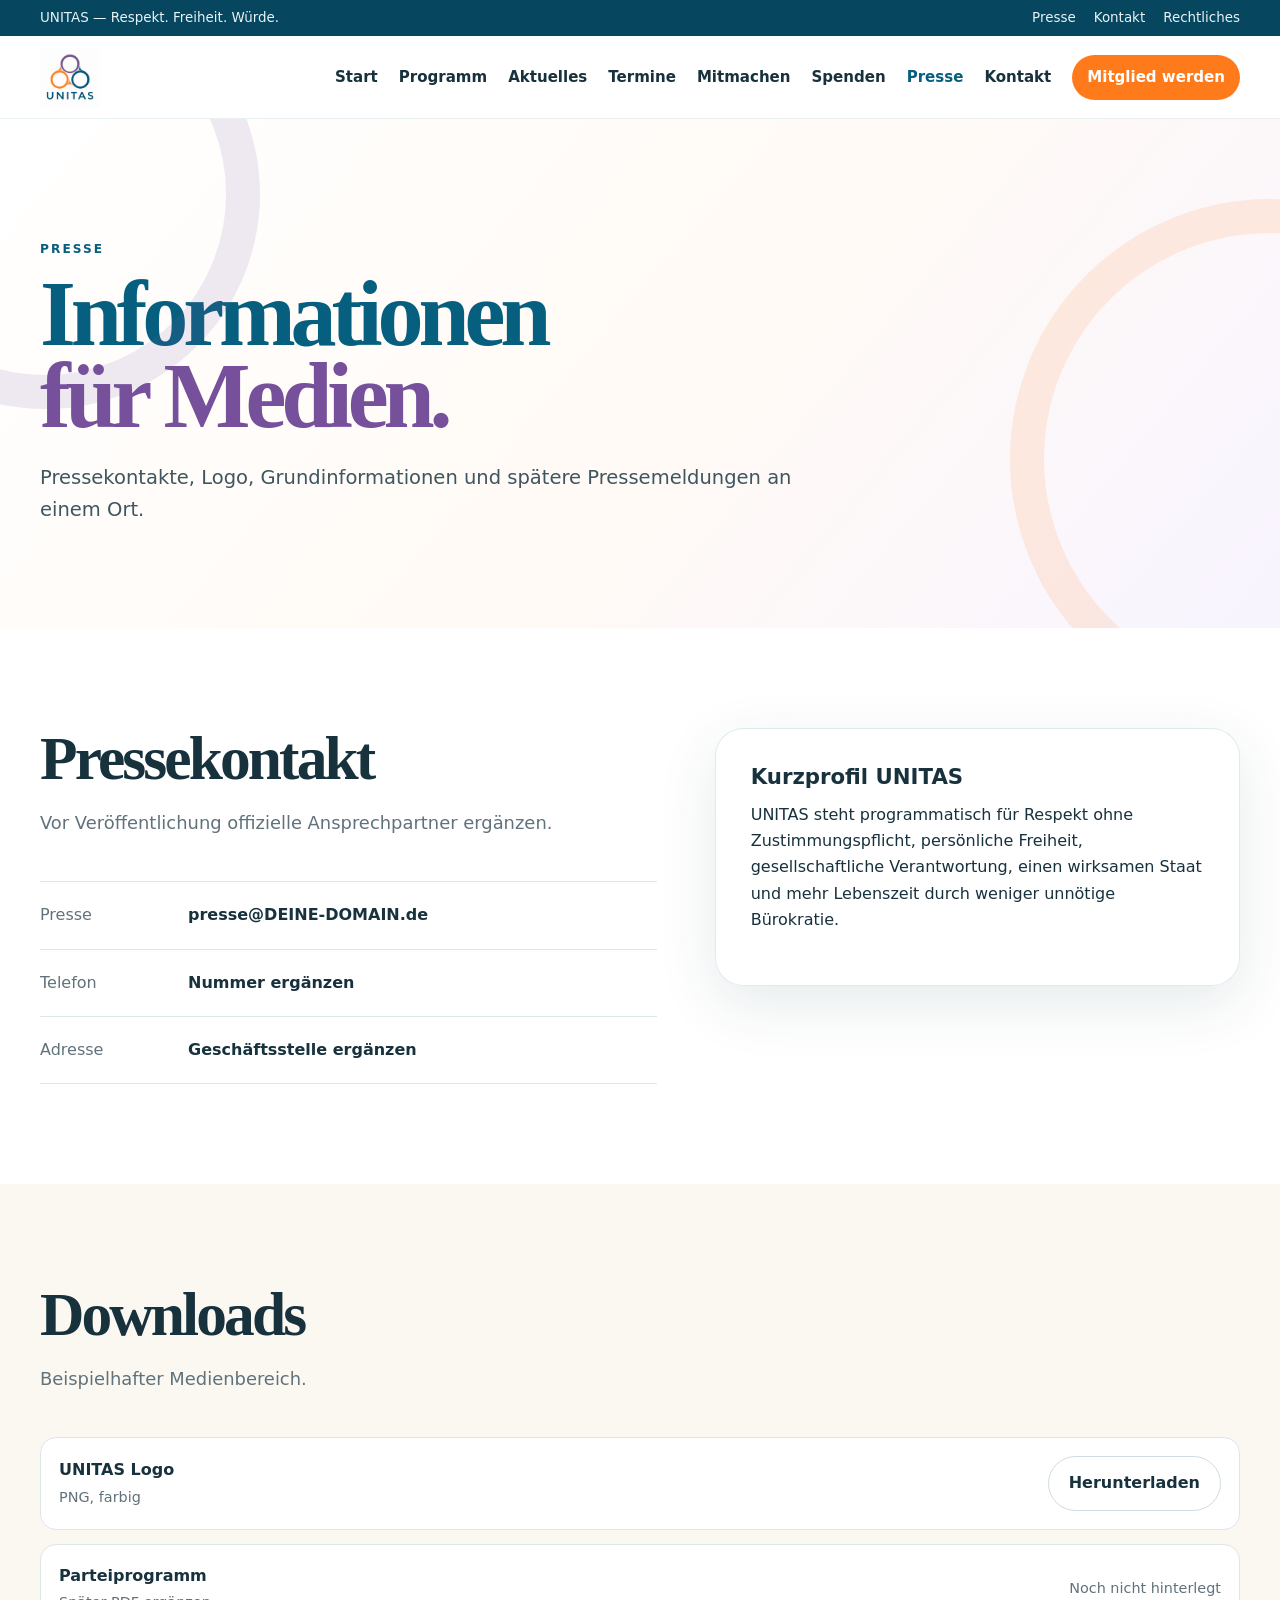
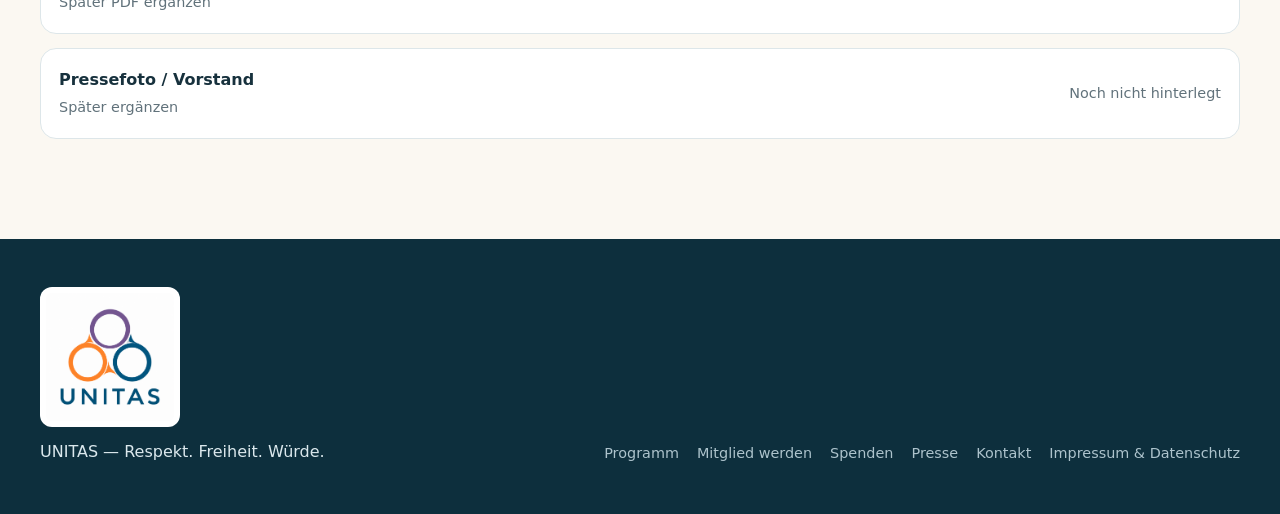
<file: presse.html>
<!doctype html>
<html lang="de">
<head>
<meta charset="utf-8">
<meta name="viewport" content="width=device-width,initial-scale=1">
<meta name="description" content="Presseinformationen und Medienmaterial zu UNITAS.">
<title>UNITAS – Presse</title>
<link rel="stylesheet" href="styles.css">
</head>
<body>
<a class="skip-link" href="#main">Zum Inhalt springen</a>
<div class="topbar">
  <div class="wrap">
    <span>UNITAS — Respekt. Freiheit. Würde.</span>
    <div class="topbar-links"><a href="presse.html">Presse</a><a href="kontakt.html">Kontakt</a><a href="rechtliches.html">Rechtliches</a></div>
  </div>
</div>
<header class="site-header">
  <div class="wrap nav-wrap">
    <a class="brand" href="index.html" aria-label="UNITAS Startseite"><img src="unitas-logo.png" alt="UNITAS Logo"></a>
    <button class="menu-toggle" aria-expanded="false" aria-controls="main-nav">
      <span></span><span></span><span></span><span class="sr-only">Menü öffnen</span>
    </button>
    <nav id="main-nav" class="main-nav" aria-label="Hauptnavigation"><a class="" href="index.html">Start</a>
<a class="" href="programm.html">Programm</a>
<a class="" href="aktuelles.html">Aktuelles</a>
<a class="" href="termine.html">Termine</a>
<a class="" href="mitmachen.html">Mitmachen</a>
<a class="" href="spenden.html">Spenden</a>
<a class="active" href="presse.html">Presse</a>
<a class="" href="kontakt.html">Kontakt</a>
<a class="nav-cta" href="mitglied-werden.html">Mitglied werden</a></nav>
  </div>
</header>
<main id="main">
<section class="hero subpage"><div class="ring ring-a"></div><div class="ring ring-b"></div><div class="wrap"><p class="eyebrow">Presse</p><h1>Informationen<br><span style="color:var(--violet)">für Medien.</span></h1><p class="lead">Pressekontakte, Logo, Grundinformationen und spätere Pressemeldungen an einem Ort.</p></div></section>
<section class="section"><div class="wrap split">
<div><div class="section-head"><h2>Pressekontakt</h2><p>Vor Veröffentlichung offizielle Ansprechpartner ergänzen.</p></div><div class="contact-box">
<div><span>Presse</span><strong>presse@DEINE-DOMAIN.de</strong></div>
<div><span>Telefon</span><strong>Nummer ergänzen</strong></div>
<div><span>Adresse</span><strong>Geschäftsstelle ergänzen</strong></div>
</div></div>
<aside class="panel"><h3>Kurzprofil UNITAS</h3><p>UNITAS steht programmatisch für Respekt ohne Zustimmungspflicht, persönliche Freiheit, gesellschaftliche Verantwortung, einen wirksamen Staat und mehr Lebenszeit durch weniger unnötige Bürokratie.</p></aside>
</div></section>
<section class="section alt"><div class="wrap"><div class="section-head"><h2>Downloads</h2><p>Beispielhafter Medienbereich.</p></div>
<div class="downloads">
<div class="download-item"><div><strong>UNITAS Logo</strong><br><span>PNG, farbig</span></div><a class="button secondary" href="unitas-logo.png" download>Herunterladen</a></div>
<div class="download-item"><div><strong>Parteiprogramm</strong><br><span>Später PDF ergänzen</span></div><span>Noch nicht hinterlegt</span></div>
<div class="download-item"><div><strong>Pressefoto / Vorstand</strong><br><span>Später ergänzen</span></div><span>Noch nicht hinterlegt</span></div>
</div></div></section>
</main>
<footer class="site-footer">
  <div class="wrap footer-grid">
    <div class="footer-brand">
      <img src="unitas-logo.png" alt="">
      <p>UNITAS — Respekt. Freiheit. Würde.</p>
    </div>
    <div class="footer-links">
      <a href="programm.html">Programm</a>
      <a href="mitglied-werden.html">Mitglied werden</a>
      <a href="spenden.html">Spenden</a>
      <a href="presse.html">Presse</a>
      <a href="kontakt.html">Kontakt</a>
      <a href="rechtliches.html">Impressum & Datenschutz</a>
    </div>
  </div>
</footer>
<script src="script.js"></script>
</body>
</html>
</file>
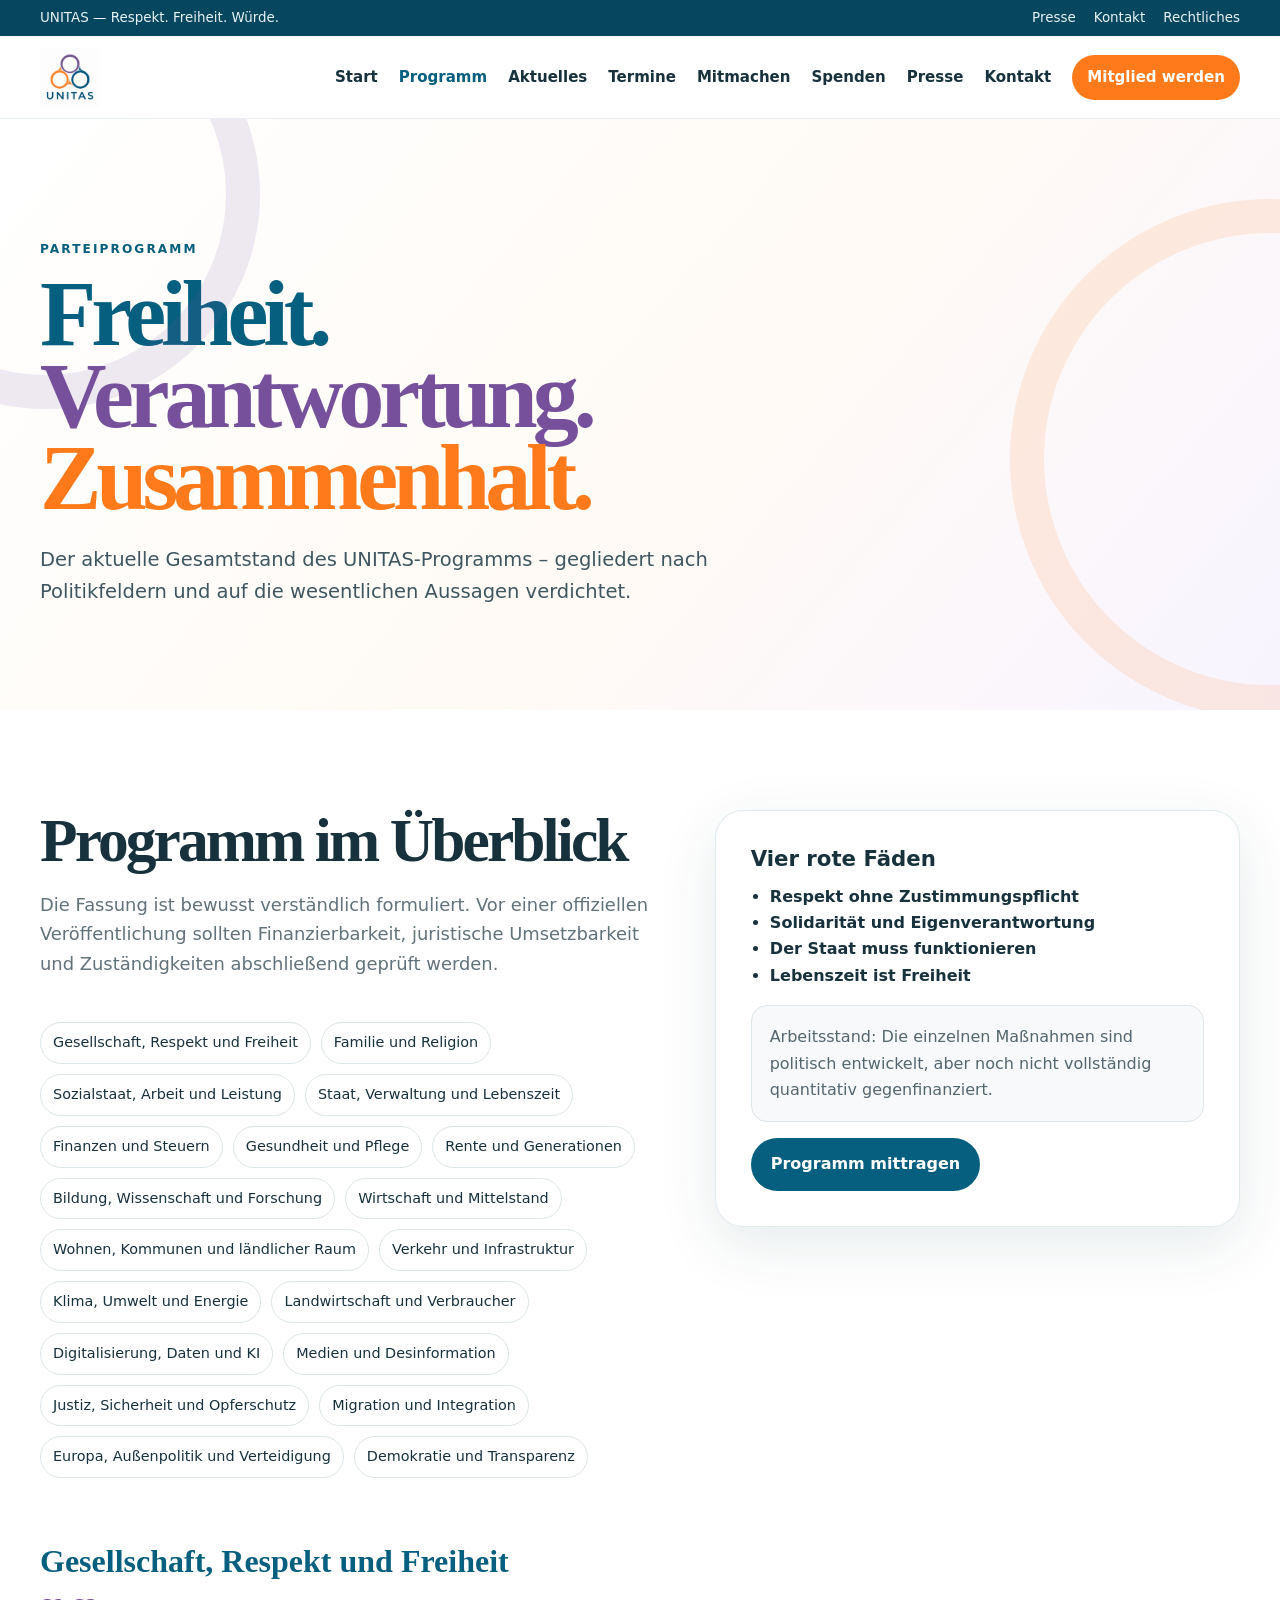
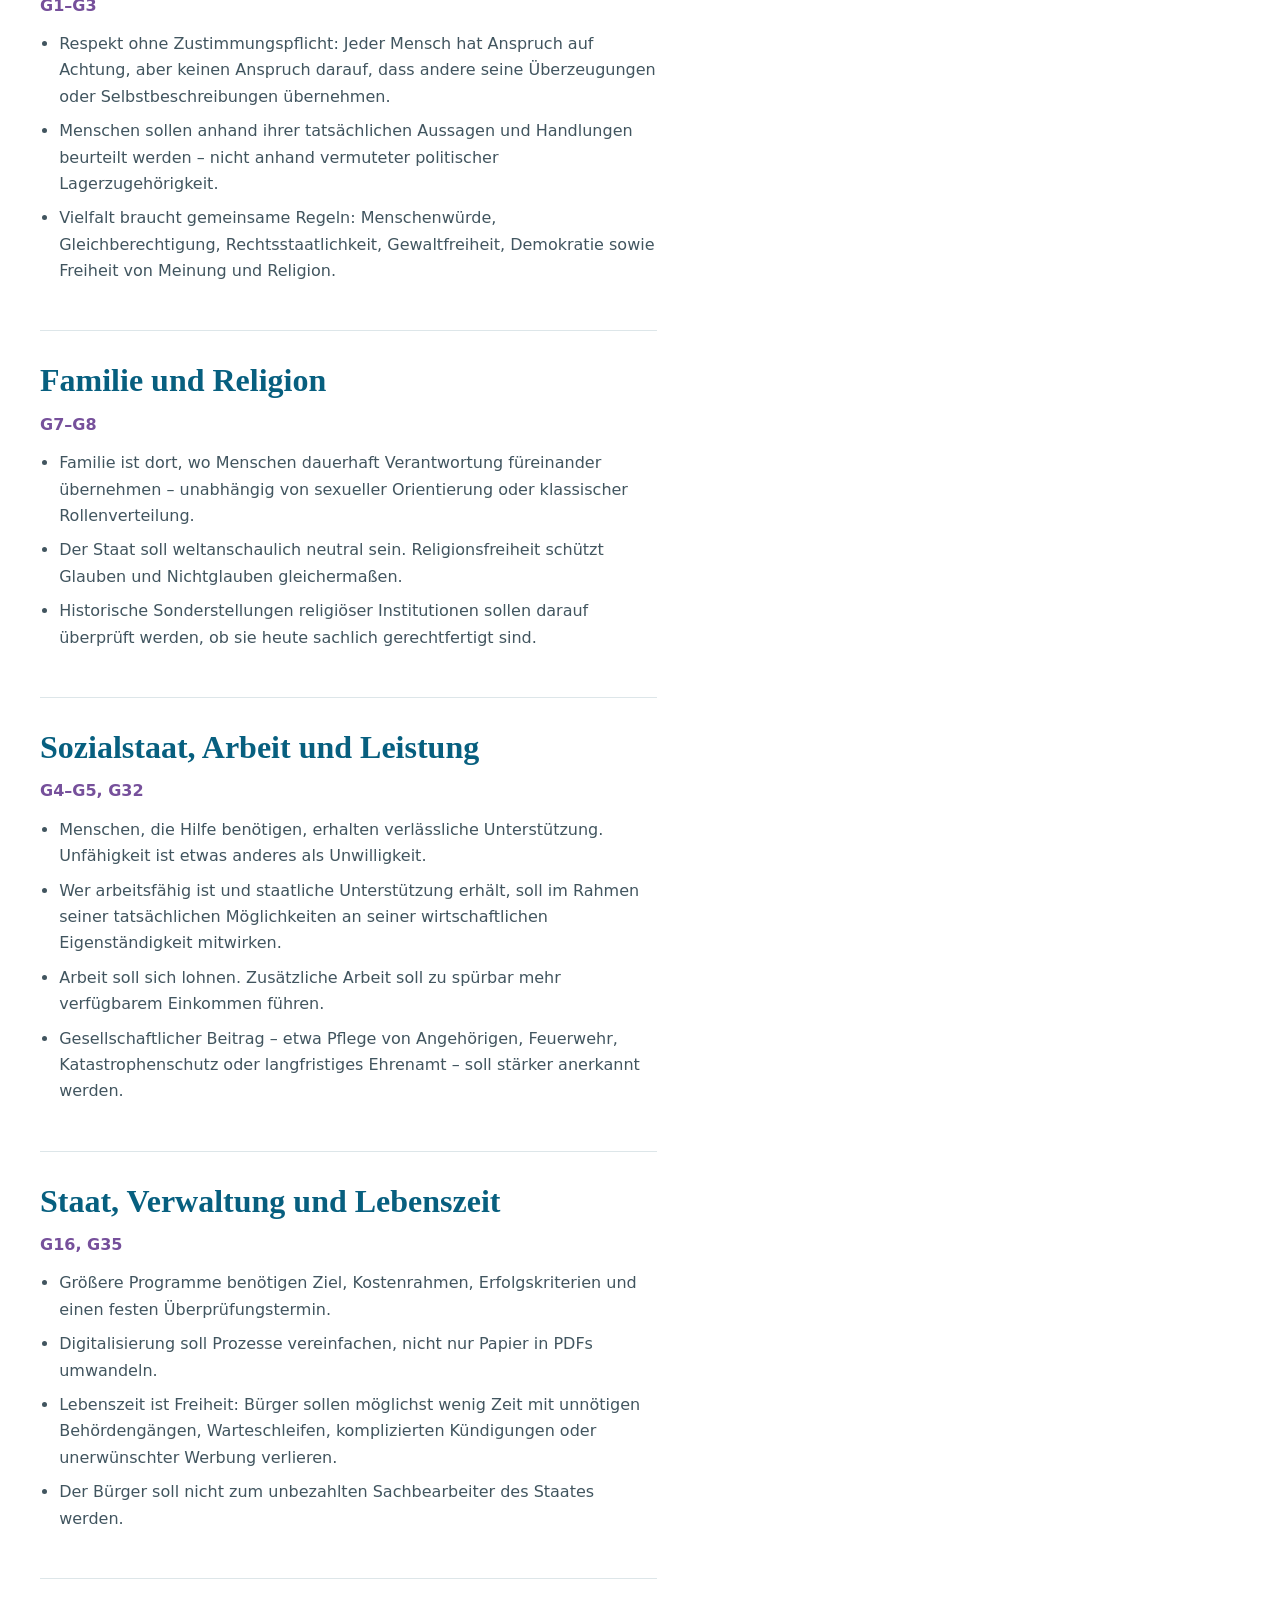
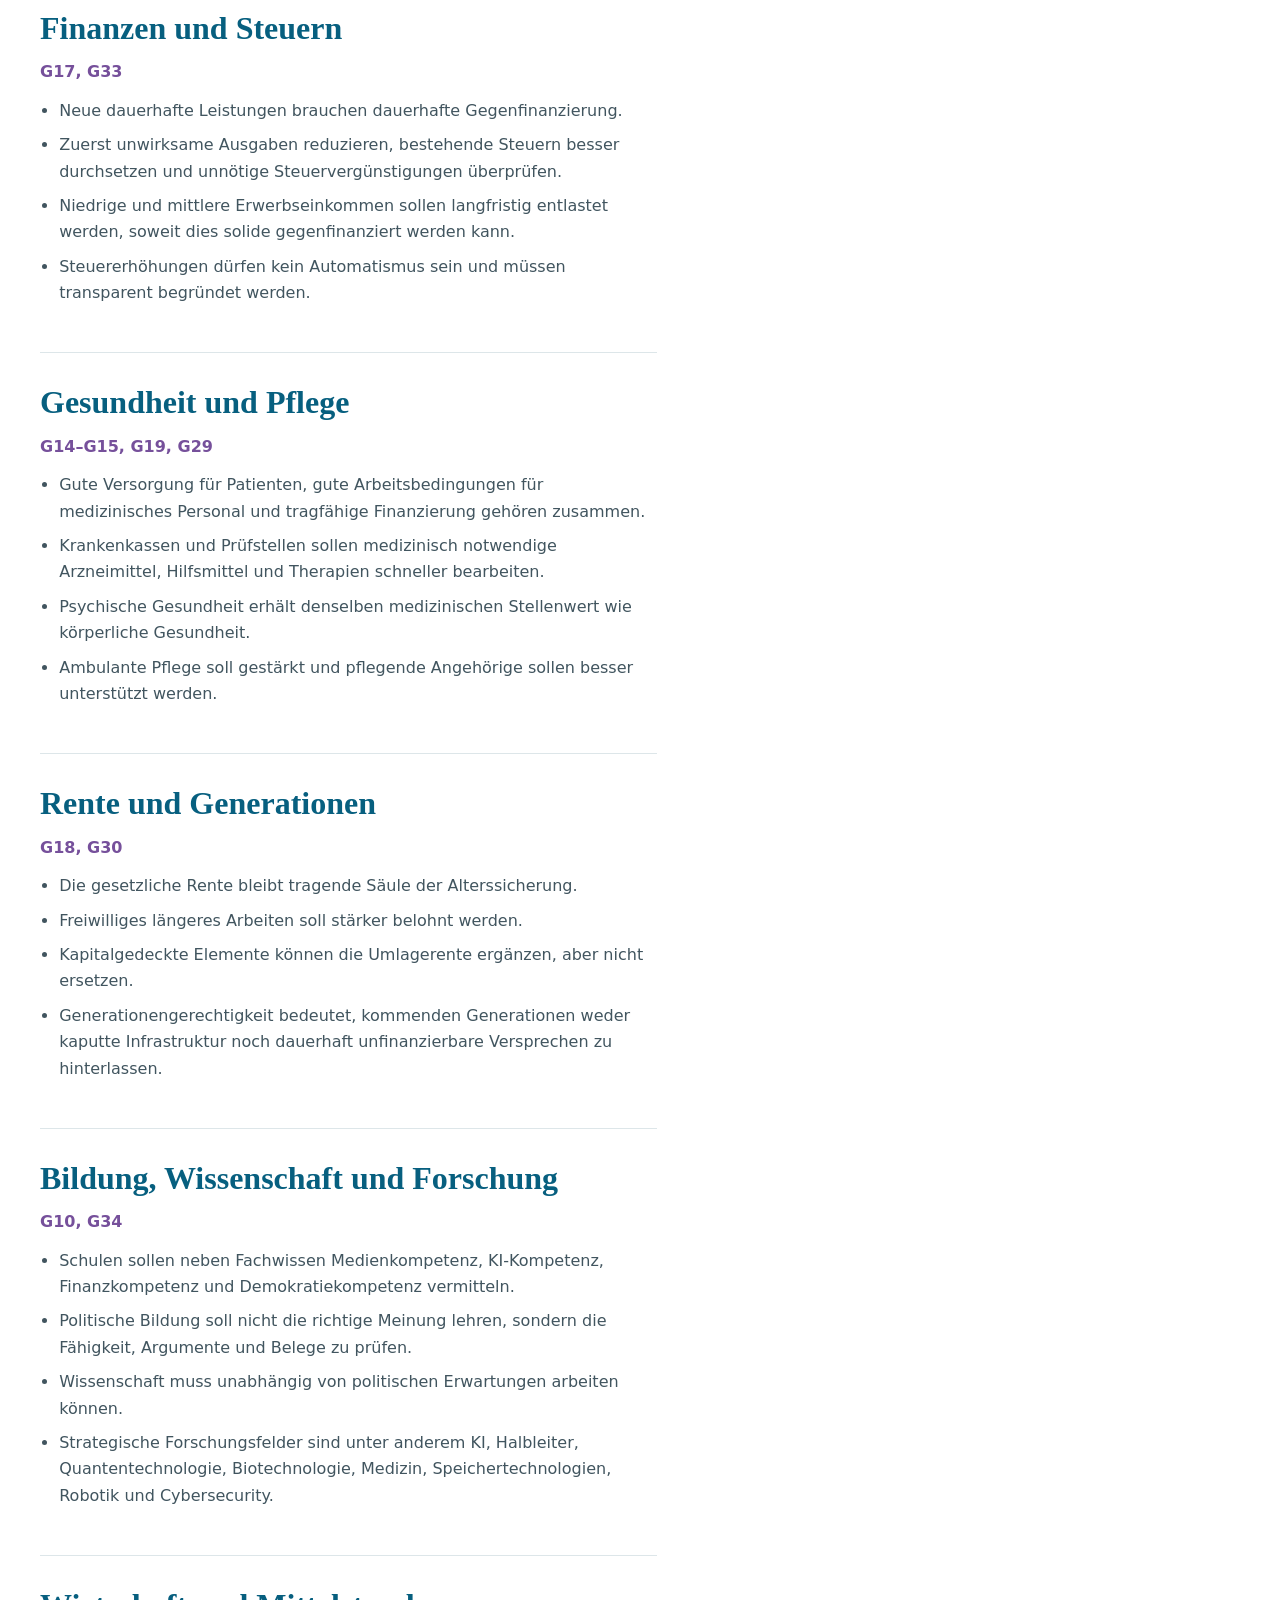
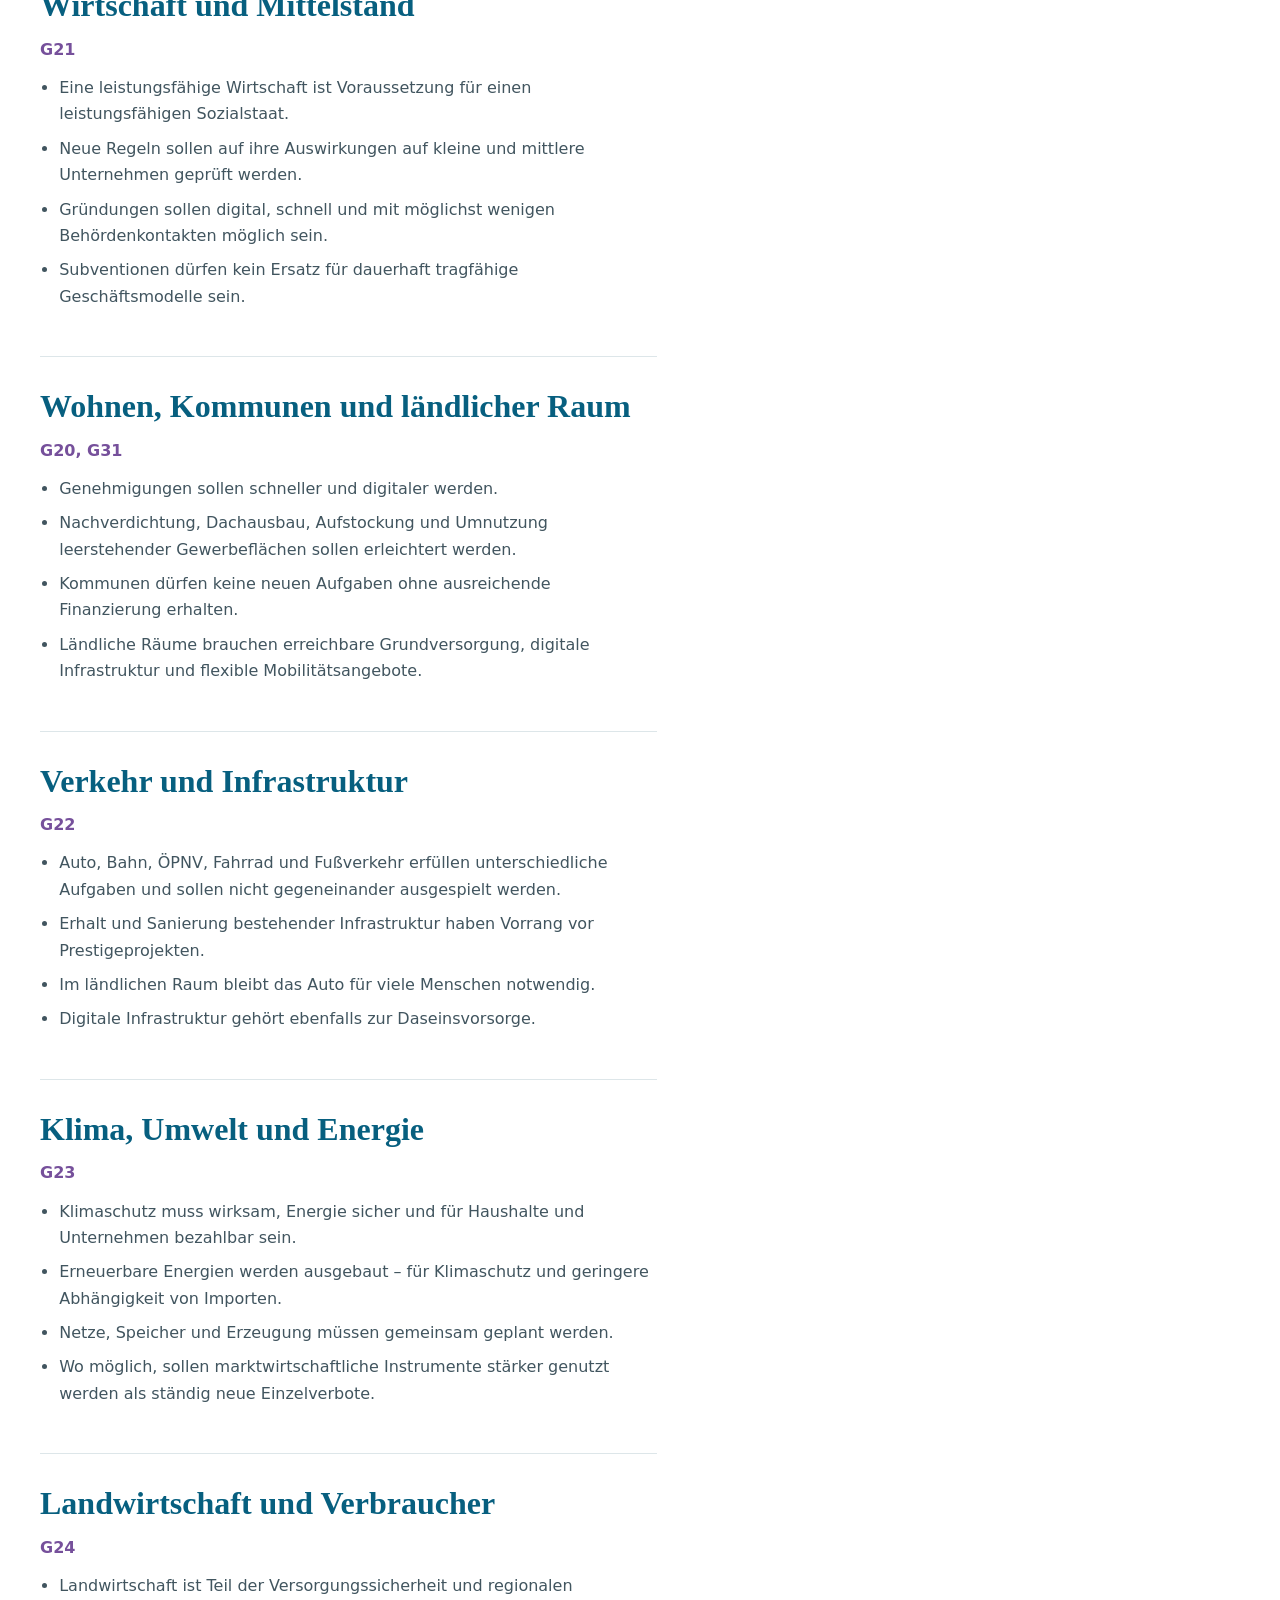
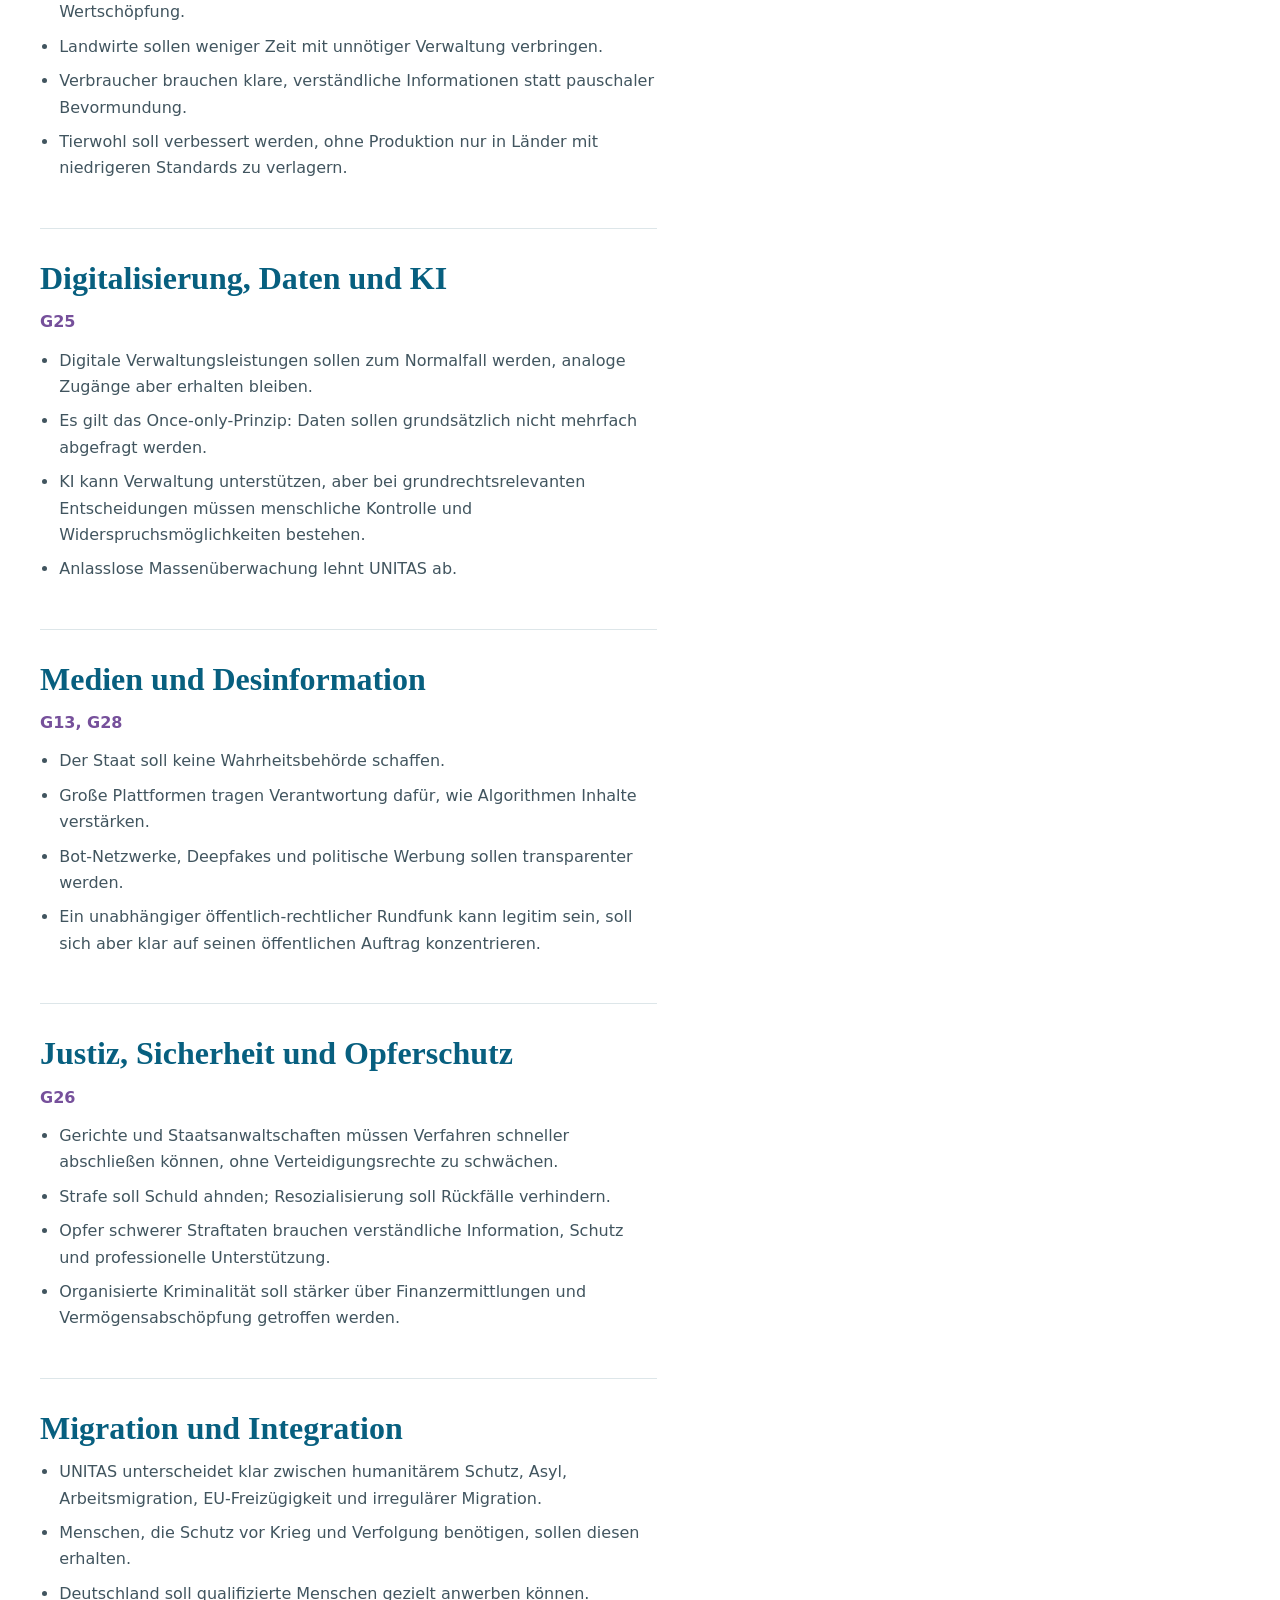
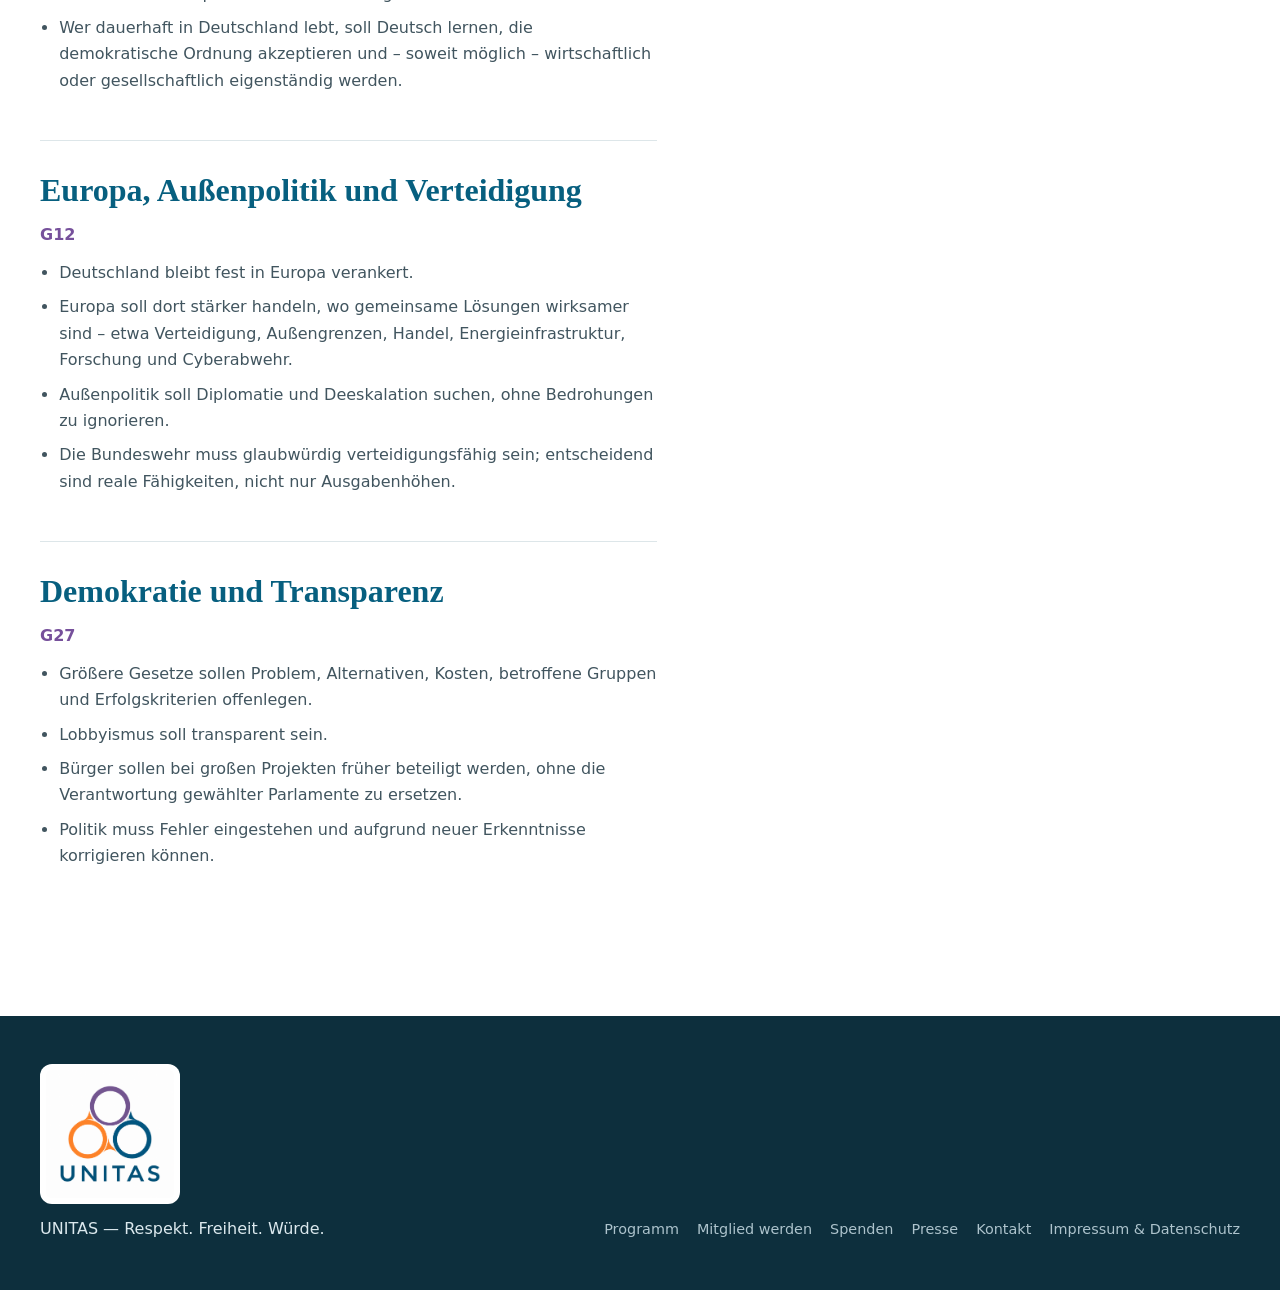
<file: programm.html>
<!doctype html>
<html lang="de">
<head>
<meta charset="utf-8">
<meta name="viewport" content="width=device-width,initial-scale=1">
<meta name="description" content="Das politische Programm von UNITAS im Überblick.">
<title>UNITAS – Parteiprogramm</title>
<link rel="stylesheet" href="styles.css">
</head>
<body>
<a class="skip-link" href="#main">Zum Inhalt springen</a>
<div class="topbar">
  <div class="wrap">
    <span>UNITAS — Respekt. Freiheit. Würde.</span>
    <div class="topbar-links"><a href="presse.html">Presse</a><a href="kontakt.html">Kontakt</a><a href="rechtliches.html">Rechtliches</a></div>
  </div>
</div>
<header class="site-header">
  <div class="wrap nav-wrap">
    <a class="brand" href="index.html" aria-label="UNITAS Startseite"><img src="unitas-logo.png" alt="UNITAS Logo"></a>
    <button class="menu-toggle" aria-expanded="false" aria-controls="main-nav">
      <span></span><span></span><span></span><span class="sr-only">Menü öffnen</span>
    </button>
    <nav id="main-nav" class="main-nav" aria-label="Hauptnavigation"><a class="" href="index.html">Start</a>
<a class="active" href="programm.html">Programm</a>
<a class="" href="aktuelles.html">Aktuelles</a>
<a class="" href="termine.html">Termine</a>
<a class="" href="mitmachen.html">Mitmachen</a>
<a class="" href="spenden.html">Spenden</a>
<a class="" href="presse.html">Presse</a>
<a class="" href="kontakt.html">Kontakt</a>
<a class="nav-cta" href="mitglied-werden.html">Mitglied werden</a></nav>
  </div>
</header>
<main id="main">
<section class="hero subpage"><div class="ring ring-a"></div><div class="ring ring-b"></div><div class="wrap"><p class="eyebrow">Parteiprogramm</p><h1>Freiheit.<br><span style="color:var(--violet)">Verantwortung.</span><br><span style="color:var(--orange)">Zusammenhalt.</span></h1><p class="lead">Der aktuelle Gesamtstand des UNITAS-Programms – gegliedert nach Politikfeldern und auf die wesentlichen Aussagen verdichtet.</p></div></section>
<section class="section">
<div class="wrap split">
  <div>
    <div class="section-head"><h2>Programm im Überblick</h2><p>Die Fassung ist bewusst verständlich formuliert. Vor einer offiziellen Veröffentlichung sollten Finanzierbarkeit, juristische Umsetzbarkeit und Zuständigkeiten abschließend geprüft werden.</p></div>
    <div class="program-nav"><a href="#gesellschaft">Gesellschaft, Respekt und Freiheit</a><a href="#familie">Familie und Religion</a><a href="#sozialstaat">Sozialstaat, Arbeit und Leistung</a><a href="#staat">Staat, Verwaltung und Lebenszeit</a><a href="#finanzen">Finanzen und Steuern</a><a href="#gesundheit">Gesundheit und Pflege</a><a href="#rente">Rente und Generationen</a><a href="#bildung">Bildung, Wissenschaft und Forschung</a><a href="#wirtschaft">Wirtschaft und Mittelstand</a><a href="#wohnen">Wohnen, Kommunen und ländlicher Raum</a><a href="#verkehr">Verkehr und Infrastruktur</a><a href="#energie">Klima, Umwelt und Energie</a><a href="#landwirtschaft">Landwirtschaft und Verbraucher</a><a href="#digital">Digitalisierung, Daten und KI</a><a href="#medien">Medien und Desinformation</a><a href="#justiz">Justiz, Sicherheit und Opferschutz</a><a href="#migration">Migration und Integration</a><a href="#europa">Europa, Außenpolitik und Verteidigung</a><a href="#demokratie">Demokratie und Transparenz</a></div>
    <section class="program-section" id="gesellschaft"><h3>Gesellschaft, Respekt und Freiheit</h3><p class="principle">G1–G3</p><ul><li>Respekt ohne Zustimmungspflicht: Jeder Mensch hat Anspruch auf Achtung, aber keinen Anspruch darauf, dass andere seine Überzeugungen oder Selbstbeschreibungen übernehmen.</li><li>Menschen sollen anhand ihrer tatsächlichen Aussagen und Handlungen beurteilt werden – nicht anhand vermuteter politischer Lagerzugehörigkeit.</li><li>Vielfalt braucht gemeinsame Regeln: Menschenwürde, Gleichberechtigung, Rechtsstaatlichkeit, Gewaltfreiheit, Demokratie sowie Freiheit von Meinung und Religion.</li></ul></section><section class="program-section" id="familie"><h3>Familie und Religion</h3><p class="principle">G7–G8</p><ul><li>Familie ist dort, wo Menschen dauerhaft Verantwortung füreinander übernehmen – unabhängig von sexueller Orientierung oder klassischer Rollenverteilung.</li><li>Der Staat soll weltanschaulich neutral sein. Religionsfreiheit schützt Glauben und Nichtglauben gleichermaßen.</li><li>Historische Sonderstellungen religiöser Institutionen sollen darauf überprüft werden, ob sie heute sachlich gerechtfertigt sind.</li></ul></section><section class="program-section" id="sozialstaat"><h3>Sozialstaat, Arbeit und Leistung</h3><p class="principle">G4–G5, G32</p><ul><li>Menschen, die Hilfe benötigen, erhalten verlässliche Unterstützung. Unfähigkeit ist etwas anderes als Unwilligkeit.</li><li>Wer arbeitsfähig ist und staatliche Unterstützung erhält, soll im Rahmen seiner tatsächlichen Möglichkeiten an seiner wirtschaftlichen Eigenständigkeit mitwirken.</li><li>Arbeit soll sich lohnen. Zusätzliche Arbeit soll zu spürbar mehr verfügbarem Einkommen führen.</li><li>Gesellschaftlicher Beitrag – etwa Pflege von Angehörigen, Feuerwehr, Katastrophenschutz oder langfristiges Ehrenamt – soll stärker anerkannt werden.</li></ul></section><section class="program-section" id="staat"><h3>Staat, Verwaltung und Lebenszeit</h3><p class="principle">G16, G35</p><ul><li>Größere Programme benötigen Ziel, Kostenrahmen, Erfolgskriterien und einen festen Überprüfungstermin.</li><li>Digitalisierung soll Prozesse vereinfachen, nicht nur Papier in PDFs umwandeln.</li><li>Lebenszeit ist Freiheit: Bürger sollen möglichst wenig Zeit mit unnötigen Behördengängen, Warteschleifen, komplizierten Kündigungen oder unerwünschter Werbung verlieren.</li><li>Der Bürger soll nicht zum unbezahlten Sachbearbeiter des Staates werden.</li></ul></section><section class="program-section" id="finanzen"><h3>Finanzen und Steuern</h3><p class="principle">G17, G33</p><ul><li>Neue dauerhafte Leistungen brauchen dauerhafte Gegenfinanzierung.</li><li>Zuerst unwirksame Ausgaben reduzieren, bestehende Steuern besser durchsetzen und unnötige Steuervergünstigungen überprüfen.</li><li>Niedrige und mittlere Erwerbseinkommen sollen langfristig entlastet werden, soweit dies solide gegenfinanziert werden kann.</li><li>Steuererhöhungen dürfen kein Automatismus sein und müssen transparent begründet werden.</li></ul></section><section class="program-section" id="gesundheit"><h3>Gesundheit und Pflege</h3><p class="principle">G14–G15, G19, G29</p><ul><li>Gute Versorgung für Patienten, gute Arbeitsbedingungen für medizinisches Personal und tragfähige Finanzierung gehören zusammen.</li><li>Krankenkassen und Prüfstellen sollen medizinisch notwendige Arzneimittel, Hilfsmittel und Therapien schneller bearbeiten.</li><li>Psychische Gesundheit erhält denselben medizinischen Stellenwert wie körperliche Gesundheit.</li><li>Ambulante Pflege soll gestärkt und pflegende Angehörige sollen besser unterstützt werden.</li></ul></section><section class="program-section" id="rente"><h3>Rente und Generationen</h3><p class="principle">G18, G30</p><ul><li>Die gesetzliche Rente bleibt tragende Säule der Alterssicherung.</li><li>Freiwilliges längeres Arbeiten soll stärker belohnt werden.</li><li>Kapitalgedeckte Elemente können die Umlagerente ergänzen, aber nicht ersetzen.</li><li>Generationengerechtigkeit bedeutet, kommenden Generationen weder kaputte Infrastruktur noch dauerhaft unfinanzierbare Versprechen zu hinterlassen.</li></ul></section><section class="program-section" id="bildung"><h3>Bildung, Wissenschaft und Forschung</h3><p class="principle">G10, G34</p><ul><li>Schulen sollen neben Fachwissen Medienkompetenz, KI-Kompetenz, Finanzkompetenz und Demokratiekompetenz vermitteln.</li><li>Politische Bildung soll nicht die richtige Meinung lehren, sondern die Fähigkeit, Argumente und Belege zu prüfen.</li><li>Wissenschaft muss unabhängig von politischen Erwartungen arbeiten können.</li><li>Strategische Forschungsfelder sind unter anderem KI, Halbleiter, Quantentechnologie, Biotechnologie, Medizin, Speichertechnologien, Robotik und Cybersecurity.</li></ul></section><section class="program-section" id="wirtschaft"><h3>Wirtschaft und Mittelstand</h3><p class="principle">G21</p><ul><li>Eine leistungsfähige Wirtschaft ist Voraussetzung für einen leistungsfähigen Sozialstaat.</li><li>Neue Regeln sollen auf ihre Auswirkungen auf kleine und mittlere Unternehmen geprüft werden.</li><li>Gründungen sollen digital, schnell und mit möglichst wenigen Behördenkontakten möglich sein.</li><li>Subventionen dürfen kein Ersatz für dauerhaft tragfähige Geschäftsmodelle sein.</li></ul></section><section class="program-section" id="wohnen"><h3>Wohnen, Kommunen und ländlicher Raum</h3><p class="principle">G20, G31</p><ul><li>Genehmigungen sollen schneller und digitaler werden.</li><li>Nachverdichtung, Dachausbau, Aufstockung und Umnutzung leerstehender Gewerbeflächen sollen erleichtert werden.</li><li>Kommunen dürfen keine neuen Aufgaben ohne ausreichende Finanzierung erhalten.</li><li>Ländliche Räume brauchen erreichbare Grundversorgung, digitale Infrastruktur und flexible Mobilitätsangebote.</li></ul></section><section class="program-section" id="verkehr"><h3>Verkehr und Infrastruktur</h3><p class="principle">G22</p><ul><li>Auto, Bahn, ÖPNV, Fahrrad und Fußverkehr erfüllen unterschiedliche Aufgaben und sollen nicht gegeneinander ausgespielt werden.</li><li>Erhalt und Sanierung bestehender Infrastruktur haben Vorrang vor Prestigeprojekten.</li><li>Im ländlichen Raum bleibt das Auto für viele Menschen notwendig.</li><li>Digitale Infrastruktur gehört ebenfalls zur Daseinsvorsorge.</li></ul></section><section class="program-section" id="energie"><h3>Klima, Umwelt und Energie</h3><p class="principle">G23</p><ul><li>Klimaschutz muss wirksam, Energie sicher und für Haushalte und Unternehmen bezahlbar sein.</li><li>Erneuerbare Energien werden ausgebaut – für Klimaschutz und geringere Abhängigkeit von Importen.</li><li>Netze, Speicher und Erzeugung müssen gemeinsam geplant werden.</li><li>Wo möglich, sollen marktwirtschaftliche Instrumente stärker genutzt werden als ständig neue Einzelverbote.</li></ul></section><section class="program-section" id="landwirtschaft"><h3>Landwirtschaft und Verbraucher</h3><p class="principle">G24</p><ul><li>Landwirtschaft ist Teil der Versorgungssicherheit und regionalen Wertschöpfung.</li><li>Landwirte sollen weniger Zeit mit unnötiger Verwaltung verbringen.</li><li>Verbraucher brauchen klare, verständliche Informationen statt pauschaler Bevormundung.</li><li>Tierwohl soll verbessert werden, ohne Produktion nur in Länder mit niedrigeren Standards zu verlagern.</li></ul></section><section class="program-section" id="digital"><h3>Digitalisierung, Daten und KI</h3><p class="principle">G25</p><ul><li>Digitale Verwaltungsleistungen sollen zum Normalfall werden, analoge Zugänge aber erhalten bleiben.</li><li>Es gilt das Once-only-Prinzip: Daten sollen grundsätzlich nicht mehrfach abgefragt werden.</li><li>KI kann Verwaltung unterstützen, aber bei grundrechtsrelevanten Entscheidungen müssen menschliche Kontrolle und Widerspruchsmöglichkeiten bestehen.</li><li>Anlasslose Massenüberwachung lehnt UNITAS ab.</li></ul></section><section class="program-section" id="medien"><h3>Medien und Desinformation</h3><p class="principle">G13, G28</p><ul><li>Der Staat soll keine Wahrheitsbehörde schaffen.</li><li>Große Plattformen tragen Verantwortung dafür, wie Algorithmen Inhalte verstärken.</li><li>Bot-Netzwerke, Deepfakes und politische Werbung sollen transparenter werden.</li><li>Ein unabhängiger öffentlich-rechtlicher Rundfunk kann legitim sein, soll sich aber klar auf seinen öffentlichen Auftrag konzentrieren.</li></ul></section><section class="program-section" id="justiz"><h3>Justiz, Sicherheit und Opferschutz</h3><p class="principle">G26</p><ul><li>Gerichte und Staatsanwaltschaften müssen Verfahren schneller abschließen können, ohne Verteidigungsrechte zu schwächen.</li><li>Strafe soll Schuld ahnden; Resozialisierung soll Rückfälle verhindern.</li><li>Opfer schwerer Straftaten brauchen verständliche Information, Schutz und professionelle Unterstützung.</li><li>Organisierte Kriminalität soll stärker über Finanzermittlungen und Vermögensabschöpfung getroffen werden.</li></ul></section><section class="program-section" id="migration"><h3>Migration und Integration</h3><ul><li>UNITAS unterscheidet klar zwischen humanitärem Schutz, Asyl, Arbeitsmigration, EU-Freizügigkeit und irregulärer Migration.</li><li>Menschen, die Schutz vor Krieg und Verfolgung benötigen, sollen diesen erhalten.</li><li>Deutschland soll qualifizierte Menschen gezielt anwerben können.</li><li>Wer dauerhaft in Deutschland lebt, soll Deutsch lernen, die demokratische Ordnung akzeptieren und – soweit möglich – wirtschaftlich oder gesellschaftlich eigenständig werden.</li></ul></section><section class="program-section" id="europa"><h3>Europa, Außenpolitik und Verteidigung</h3><p class="principle">G12</p><ul><li>Deutschland bleibt fest in Europa verankert.</li><li>Europa soll dort stärker handeln, wo gemeinsame Lösungen wirksamer sind – etwa Verteidigung, Außengrenzen, Handel, Energieinfrastruktur, Forschung und Cyberabwehr.</li><li>Außenpolitik soll Diplomatie und Deeskalation suchen, ohne Bedrohungen zu ignorieren.</li><li>Die Bundeswehr muss glaubwürdig verteidigungsfähig sein; entscheidend sind reale Fähigkeiten, nicht nur Ausgabenhöhen.</li></ul></section><section class="program-section" id="demokratie"><h3>Demokratie und Transparenz</h3><p class="principle">G27</p><ul><li>Größere Gesetze sollen Problem, Alternativen, Kosten, betroffene Gruppen und Erfolgskriterien offenlegen.</li><li>Lobbyismus soll transparent sein.</li><li>Bürger sollen bei großen Projekten früher beteiligt werden, ohne die Verantwortung gewählter Parlamente zu ersetzen.</li><li>Politik muss Fehler eingestehen und aufgrund neuer Erkenntnisse korrigieren können.</li></ul></section>
  </div>
  <aside class="panel">
    <h3>Vier rote Fäden</h3>
    <ul>
      <li><strong>Respekt ohne Zustimmungspflicht</strong></li>
      <li><strong>Solidarität und Eigenverantwortung</strong></li>
      <li><strong>Der Staat muss funktionieren</strong></li>
      <li><strong>Lebenszeit ist Freiheit</strong></li>
    </ul>
    <p class="legal-note">Arbeitsstand: Die einzelnen Maßnahmen sind politisch entwickelt, aber noch nicht vollständig quantitativ gegenfinanziert.</p>
    <a class="button primary" href="mitglied-werden.html">Programm mittragen</a>
  </aside>
</div>
</section>
</main>
<footer class="site-footer">
  <div class="wrap footer-grid">
    <div class="footer-brand">
      <img src="unitas-logo.png" alt="">
      <p>UNITAS — Respekt. Freiheit. Würde.</p>
    </div>
    <div class="footer-links">
      <a href="programm.html">Programm</a>
      <a href="mitglied-werden.html">Mitglied werden</a>
      <a href="spenden.html">Spenden</a>
      <a href="presse.html">Presse</a>
      <a href="kontakt.html">Kontakt</a>
      <a href="rechtliches.html">Impressum & Datenschutz</a>
    </div>
  </div>
</footer>
<script src="script.js"></script>
</body>
</html>
</file>
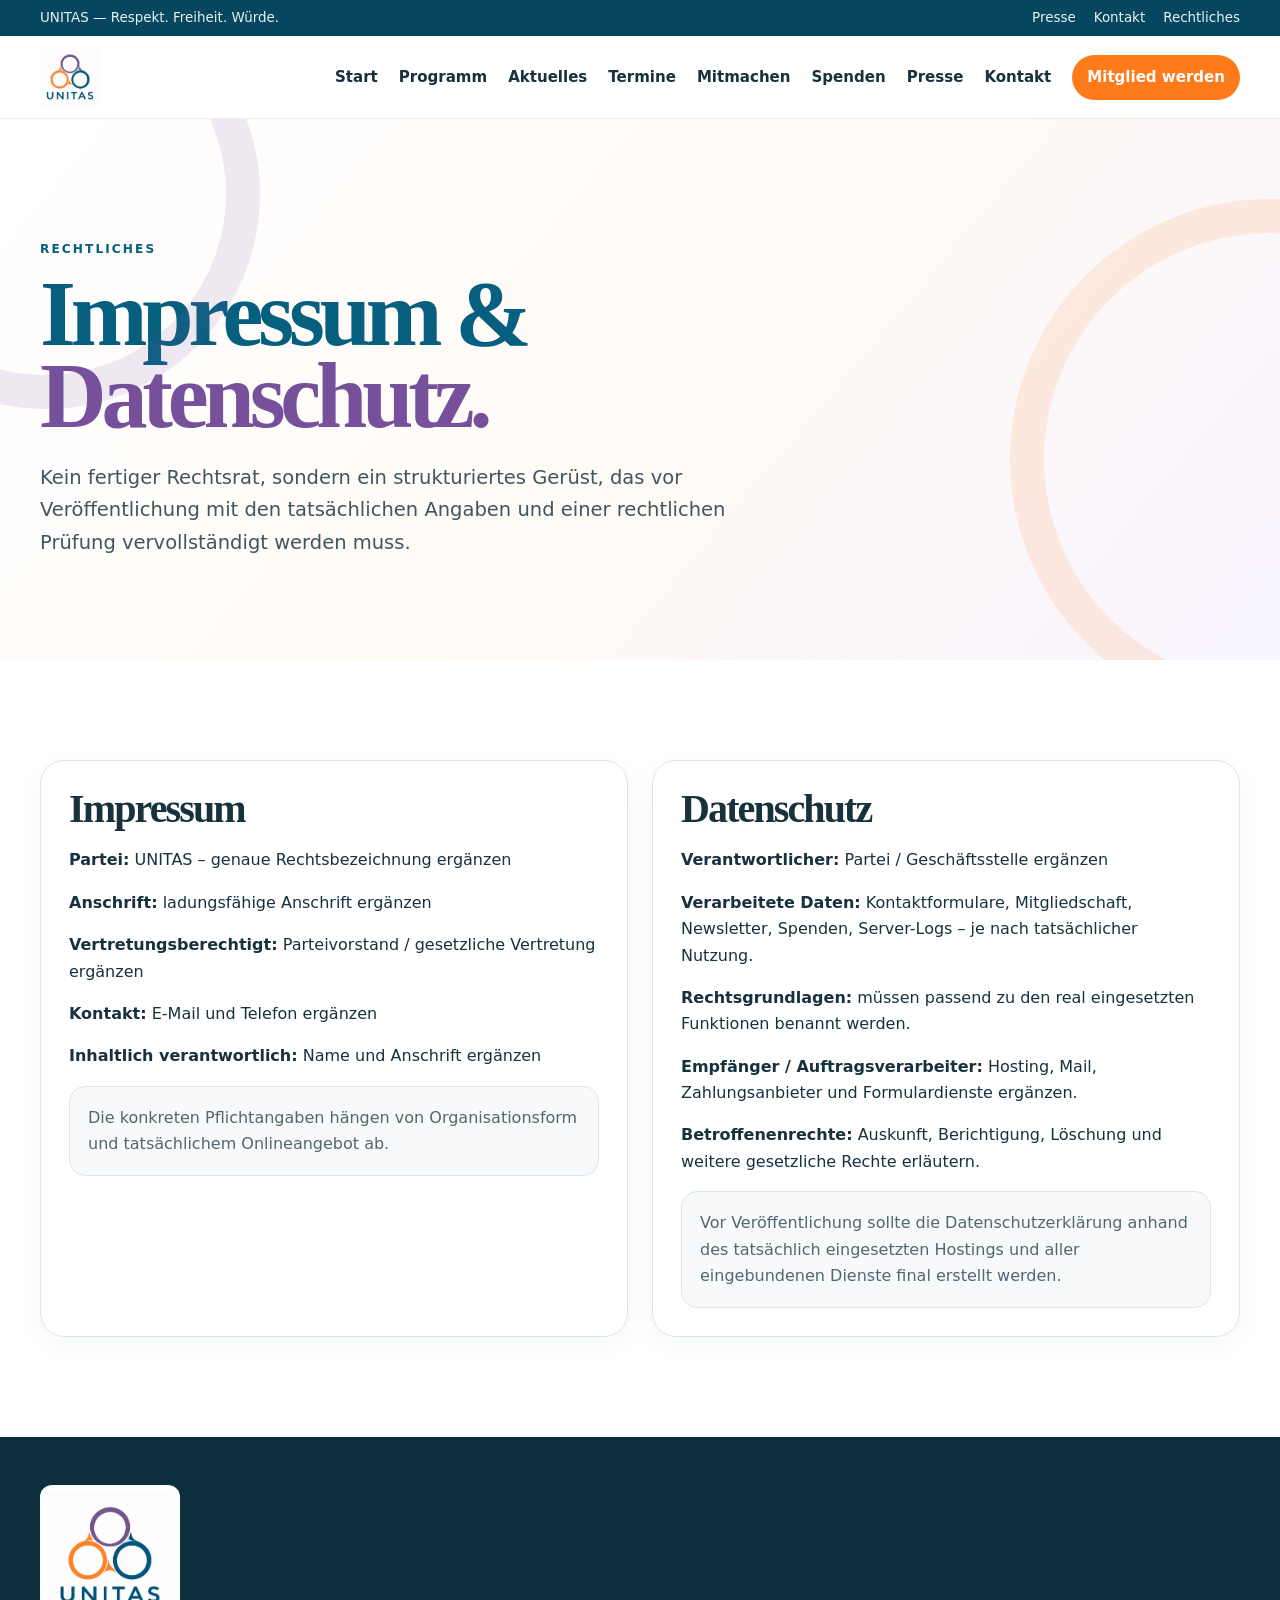
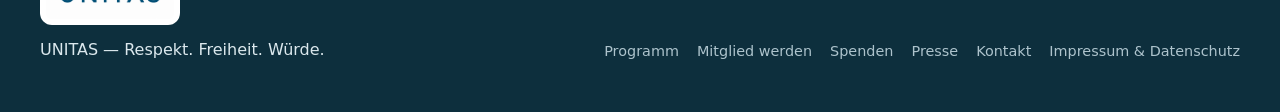
<file: rechtliches.html>
<!doctype html>
<html lang="de">
<head>
<meta charset="utf-8">
<meta name="viewport" content="width=device-width,initial-scale=1">
<meta name="description" content="Rechtliches Gerüst für UNITAS.">
<title>UNITAS – Impressum und Datenschutz</title>
<link rel="stylesheet" href="styles.css">
</head>
<body>
<a class="skip-link" href="#main">Zum Inhalt springen</a>
<div class="topbar">
  <div class="wrap">
    <span>UNITAS — Respekt. Freiheit. Würde.</span>
    <div class="topbar-links"><a href="presse.html">Presse</a><a href="kontakt.html">Kontakt</a><a href="rechtliches.html">Rechtliches</a></div>
  </div>
</div>
<header class="site-header">
  <div class="wrap nav-wrap">
    <a class="brand" href="index.html" aria-label="UNITAS Startseite"><img src="unitas-logo.png" alt="UNITAS Logo"></a>
    <button class="menu-toggle" aria-expanded="false" aria-controls="main-nav">
      <span></span><span></span><span></span><span class="sr-only">Menü öffnen</span>
    </button>
    <nav id="main-nav" class="main-nav" aria-label="Hauptnavigation"><a class="" href="index.html">Start</a>
<a class="" href="programm.html">Programm</a>
<a class="" href="aktuelles.html">Aktuelles</a>
<a class="" href="termine.html">Termine</a>
<a class="" href="mitmachen.html">Mitmachen</a>
<a class="" href="spenden.html">Spenden</a>
<a class="" href="presse.html">Presse</a>
<a class="" href="kontakt.html">Kontakt</a>
<a class="nav-cta" href="mitglied-werden.html">Mitglied werden</a></nav>
  </div>
</header>
<main id="main">
<section class="hero subpage"><div class="ring ring-a"></div><div class="ring ring-b"></div><div class="wrap"><p class="eyebrow">Rechtliches</p><h1>Impressum &<br><span style="color:var(--violet)">Datenschutz.</span></h1><p class="lead">Kein fertiger Rechtsrat, sondern ein strukturiertes Gerüst, das vor Veröffentlichung mit den tatsächlichen Angaben und einer rechtlichen Prüfung vervollständigt werden muss.</p></div></section>
<section class="section"><div class="wrap grid-2">
<article class="card"><h2 style="font-size:2.5rem">Impressum</h2><p><strong>Partei:</strong> UNITAS – genaue Rechtsbezeichnung ergänzen</p><p><strong>Anschrift:</strong> ladungsfähige Anschrift ergänzen</p><p><strong>Vertretungsberechtigt:</strong> Parteivorstand / gesetzliche Vertretung ergänzen</p><p><strong>Kontakt:</strong> E-Mail und Telefon ergänzen</p><p><strong>Inhaltlich verantwortlich:</strong> Name und Anschrift ergänzen</p><p class="legal-note">Die konkreten Pflichtangaben hängen von Organisationsform und tatsächlichem Onlineangebot ab.</p></article>
<article class="card"><h2 style="font-size:2.5rem">Datenschutz</h2><p><strong>Verantwortlicher:</strong> Partei / Geschäftsstelle ergänzen</p><p><strong>Verarbeitete Daten:</strong> Kontaktformulare, Mitgliedschaft, Newsletter, Spenden, Server-Logs – je nach tatsächlicher Nutzung.</p><p><strong>Rechtsgrundlagen:</strong> müssen passend zu den real eingesetzten Funktionen benannt werden.</p><p><strong>Empfänger / Auftragsverarbeiter:</strong> Hosting, Mail, Zahlungsanbieter und Formulardienste ergänzen.</p><p><strong>Betroffenenrechte:</strong> Auskunft, Berichtigung, Löschung und weitere gesetzliche Rechte erläutern.</p><p class="legal-note">Vor Veröffentlichung sollte die Datenschutzerklärung anhand des tatsächlich eingesetzten Hostings und aller eingebundenen Dienste final erstellt werden.</p></article>
</div></section>
</main>
<footer class="site-footer">
  <div class="wrap footer-grid">
    <div class="footer-brand">
      <img src="unitas-logo.png" alt="">
      <p>UNITAS — Respekt. Freiheit. Würde.</p>
    </div>
    <div class="footer-links">
      <a href="programm.html">Programm</a>
      <a href="mitglied-werden.html">Mitglied werden</a>
      <a href="spenden.html">Spenden</a>
      <a href="presse.html">Presse</a>
      <a href="kontakt.html">Kontakt</a>
      <a href="rechtliches.html">Impressum & Datenschutz</a>
    </div>
  </div>
</footer>
<script src="script.js"></script>
</body>
</html>
</file>
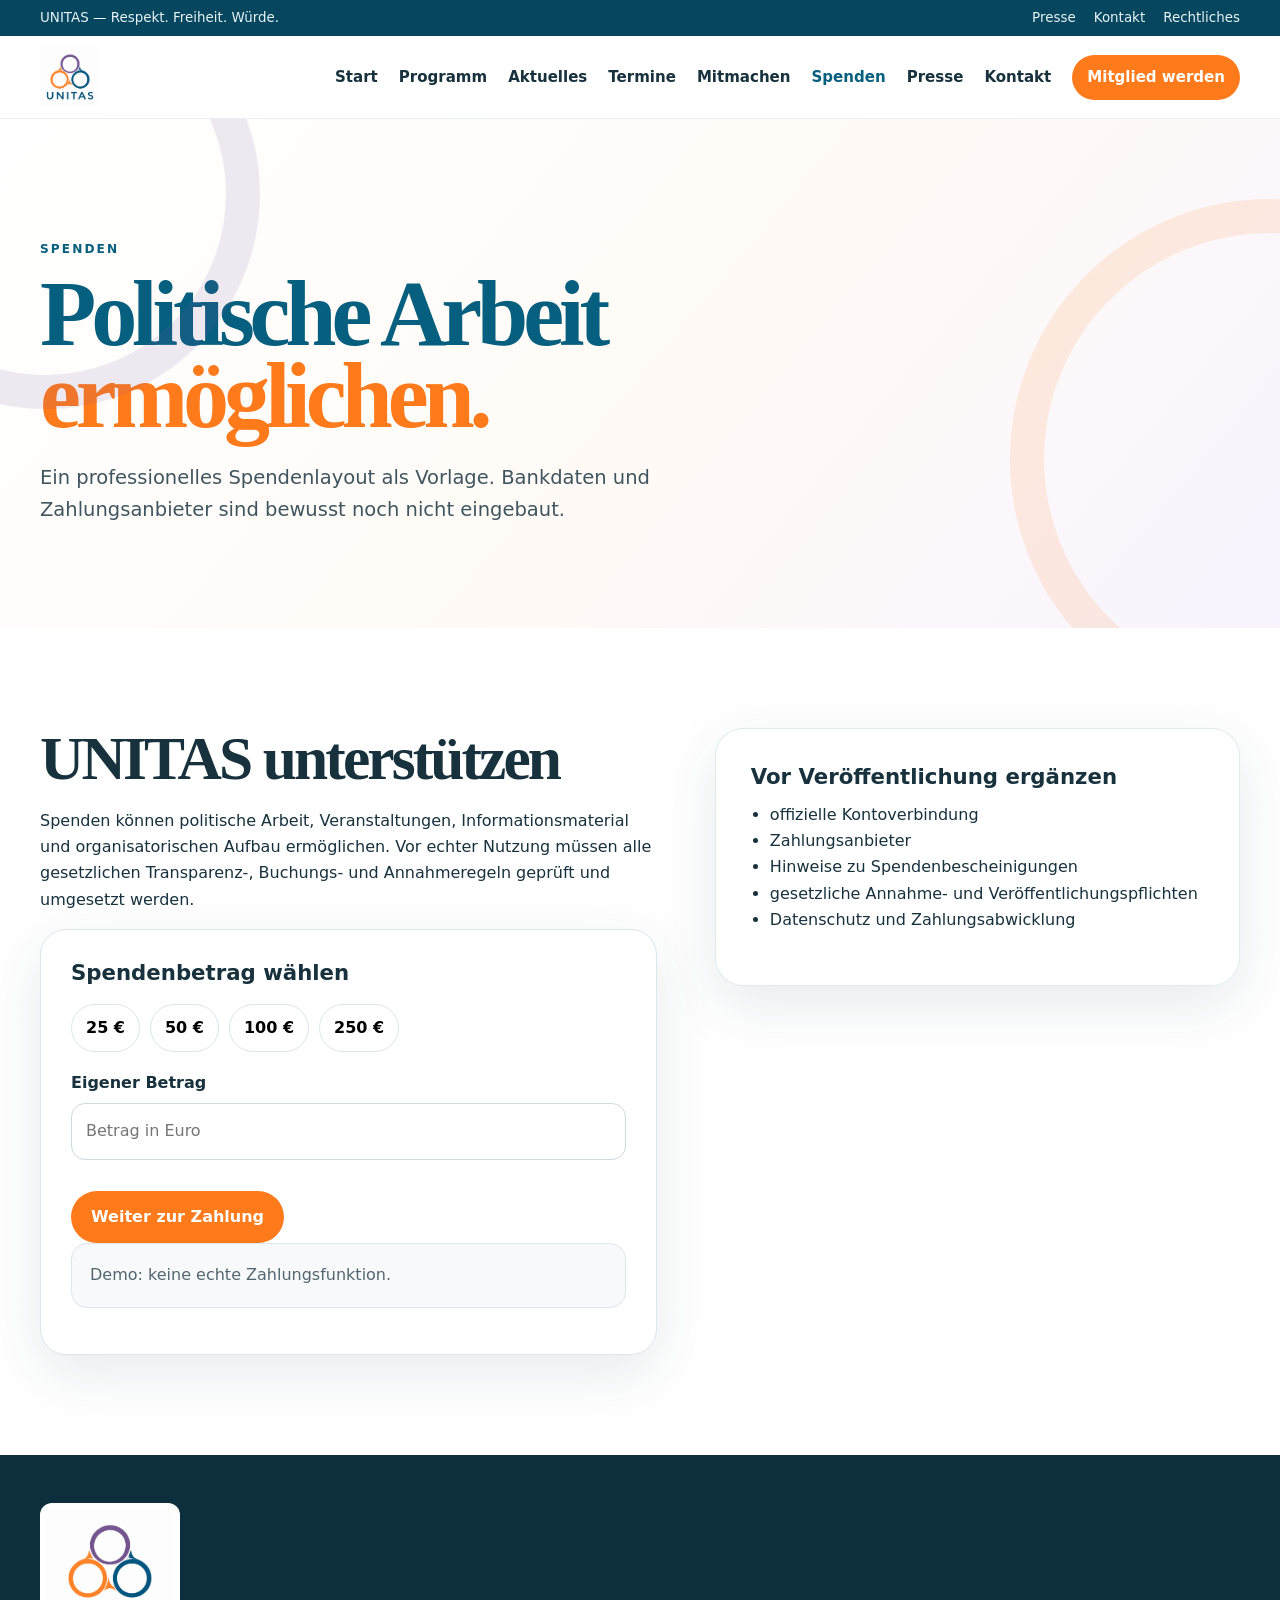
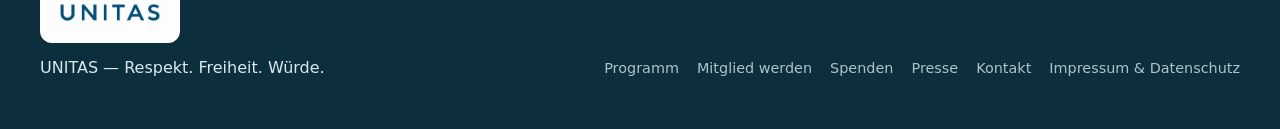
<file: spenden.html>
<!doctype html>
<html lang="de">
<head>
<meta charset="utf-8">
<meta name="viewport" content="width=device-width,initial-scale=1">
<meta name="description" content="UNITAS unterstützen – Demo-Spendenbereich.">
<title>UNITAS – Spenden</title>
<link rel="stylesheet" href="styles.css">
</head>
<body>
<a class="skip-link" href="#main">Zum Inhalt springen</a>
<div class="topbar">
  <div class="wrap">
    <span>UNITAS — Respekt. Freiheit. Würde.</span>
    <div class="topbar-links"><a href="presse.html">Presse</a><a href="kontakt.html">Kontakt</a><a href="rechtliches.html">Rechtliches</a></div>
  </div>
</div>
<header class="site-header">
  <div class="wrap nav-wrap">
    <a class="brand" href="index.html" aria-label="UNITAS Startseite"><img src="unitas-logo.png" alt="UNITAS Logo"></a>
    <button class="menu-toggle" aria-expanded="false" aria-controls="main-nav">
      <span></span><span></span><span></span><span class="sr-only">Menü öffnen</span>
    </button>
    <nav id="main-nav" class="main-nav" aria-label="Hauptnavigation"><a class="" href="index.html">Start</a>
<a class="" href="programm.html">Programm</a>
<a class="" href="aktuelles.html">Aktuelles</a>
<a class="" href="termine.html">Termine</a>
<a class="" href="mitmachen.html">Mitmachen</a>
<a class="active" href="spenden.html">Spenden</a>
<a class="" href="presse.html">Presse</a>
<a class="" href="kontakt.html">Kontakt</a>
<a class="nav-cta" href="mitglied-werden.html">Mitglied werden</a></nav>
  </div>
</header>
<main id="main">
<section class="hero subpage"><div class="ring ring-a"></div><div class="ring ring-b"></div><div class="wrap"><p class="eyebrow">Spenden</p><h1>Politische Arbeit<br><span style="color:var(--orange)">ermöglichen.</span></h1><p class="lead">Ein professionelles Spendenlayout als Vorlage. Bankdaten und Zahlungsanbieter sind bewusst noch nicht eingebaut.</p></div></section>
<section class="section"><div class="wrap split">
<div><h2>UNITAS unterstützen</h2><p>Spenden können politische Arbeit, Veranstaltungen, Informationsmaterial und organisatorischen Aufbau ermöglichen. Vor echter Nutzung müssen alle gesetzlichen Transparenz-, Buchungs- und Annahmeregeln geprüft und umgesetzt werden.</p>
<div class="donation-box"><h3>Spendenbetrag wählen</h3><div class="amounts"><button>25 €</button><button>50 €</button><button>100 €</button><button>250 €</button></div><label for="betrag">Eigener Betrag</label><input id="betrag" type="number" placeholder="Betrag in Euro"><div class="hero-actions"><button class="button orange" data-demo-submit>Weiter zur Zahlung</button></div><p class="legal-note">Demo: keine echte Zahlungsfunktion.</p></div>
</div>
<aside class="panel"><h3>Vor Veröffentlichung ergänzen</h3><ul><li>offizielle Kontoverbindung</li><li>Zahlungsanbieter</li><li>Hinweise zu Spendenbescheinigungen</li><li>gesetzliche Annahme- und Veröffentlichungspflichten</li><li>Datenschutz und Zahlungsabwicklung</li></ul></aside>
</div></section>
</main>
<footer class="site-footer">
  <div class="wrap footer-grid">
    <div class="footer-brand">
      <img src="unitas-logo.png" alt="">
      <p>UNITAS — Respekt. Freiheit. Würde.</p>
    </div>
    <div class="footer-links">
      <a href="programm.html">Programm</a>
      <a href="mitglied-werden.html">Mitglied werden</a>
      <a href="spenden.html">Spenden</a>
      <a href="presse.html">Presse</a>
      <a href="kontakt.html">Kontakt</a>
      <a href="rechtliches.html">Impressum & Datenschutz</a>
    </div>
  </div>
</footer>
<script src="script.js"></script>
</body>
</html>
</file>
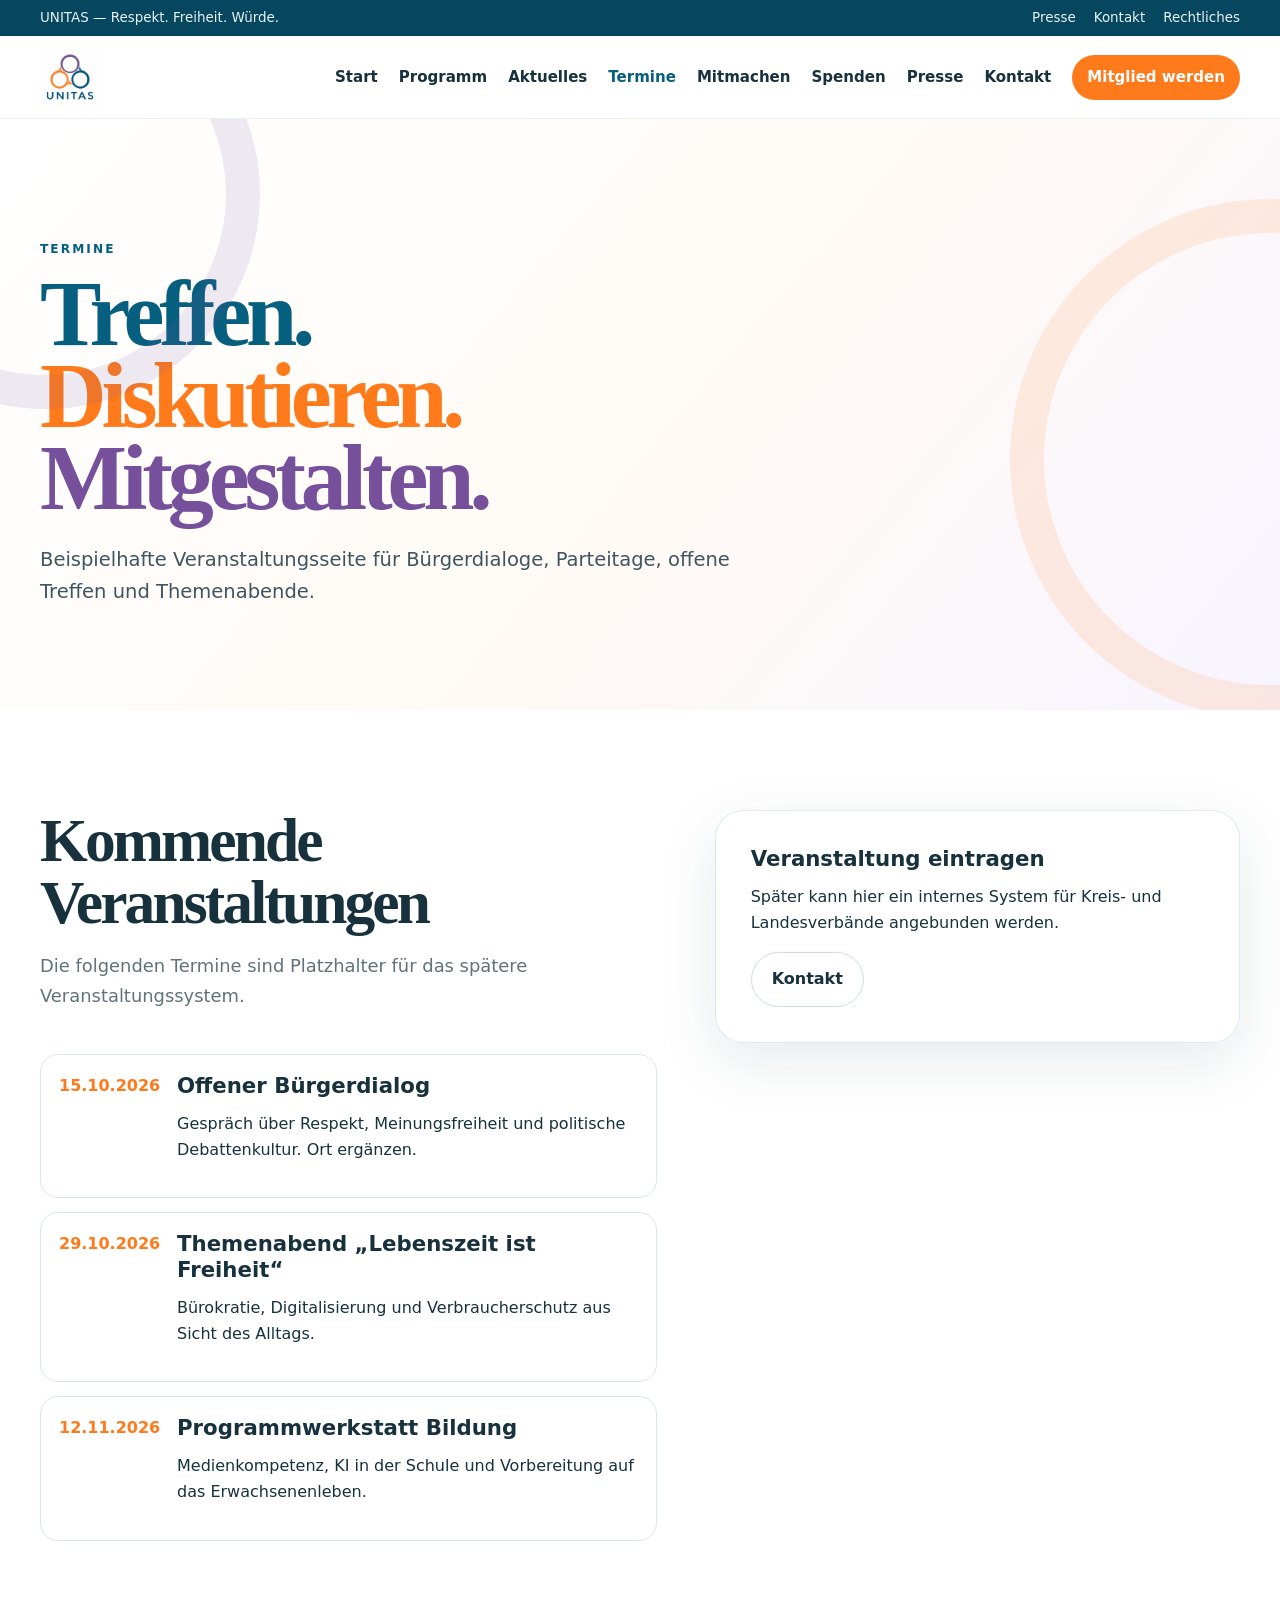
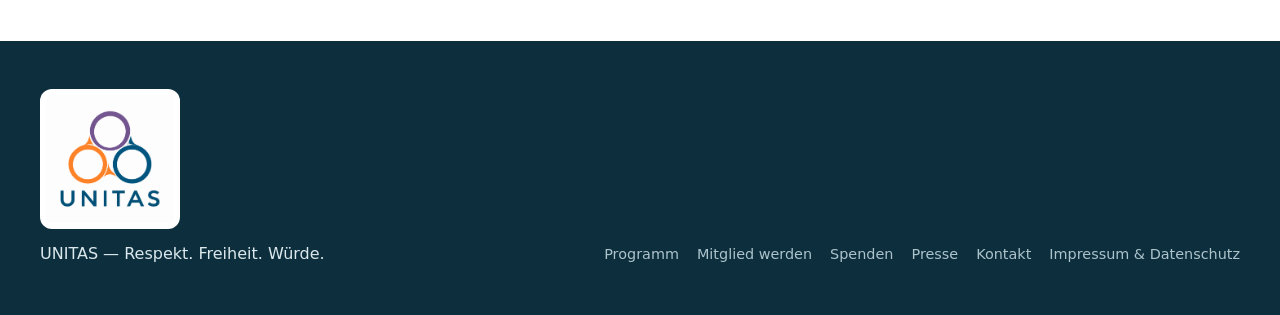
<file: termine.html>
<!doctype html>
<html lang="de">
<head>
<meta charset="utf-8">
<meta name="viewport" content="width=device-width,initial-scale=1">
<meta name="description" content="Termine und Veranstaltungen von UNITAS.">
<title>UNITAS – Termine</title>
<link rel="stylesheet" href="styles.css">
</head>
<body>
<a class="skip-link" href="#main">Zum Inhalt springen</a>
<div class="topbar">
  <div class="wrap">
    <span>UNITAS — Respekt. Freiheit. Würde.</span>
    <div class="topbar-links"><a href="presse.html">Presse</a><a href="kontakt.html">Kontakt</a><a href="rechtliches.html">Rechtliches</a></div>
  </div>
</div>
<header class="site-header">
  <div class="wrap nav-wrap">
    <a class="brand" href="index.html" aria-label="UNITAS Startseite"><img src="unitas-logo.png" alt="UNITAS Logo"></a>
    <button class="menu-toggle" aria-expanded="false" aria-controls="main-nav">
      <span></span><span></span><span></span><span class="sr-only">Menü öffnen</span>
    </button>
    <nav id="main-nav" class="main-nav" aria-label="Hauptnavigation"><a class="" href="index.html">Start</a>
<a class="" href="programm.html">Programm</a>
<a class="" href="aktuelles.html">Aktuelles</a>
<a class="active" href="termine.html">Termine</a>
<a class="" href="mitmachen.html">Mitmachen</a>
<a class="" href="spenden.html">Spenden</a>
<a class="" href="presse.html">Presse</a>
<a class="" href="kontakt.html">Kontakt</a>
<a class="nav-cta" href="mitglied-werden.html">Mitglied werden</a></nav>
  </div>
</header>
<main id="main">
<section class="hero subpage"><div class="ring ring-a"></div><div class="ring ring-b"></div><div class="wrap"><p class="eyebrow">Termine</p><h1>Treffen.<br><span style="color:var(--orange)">Diskutieren.</span><br><span style="color:var(--violet)">Mitgestalten.</span></h1><p class="lead">Beispielhafte Veranstaltungsseite für Bürgerdialoge, Parteitage, offene Treffen und Themenabende.</p></div></section>
<section class="section"><div class="wrap split"><div><div class="section-head"><h2>Kommende Veranstaltungen</h2><p>Die folgenden Termine sind Platzhalter für das spätere Veranstaltungssystem.</p></div>
<div class="event-list">
<div class="event"><time>15.10.2026</time><div><h3>Offener Bürgerdialog</h3><p>Gespräch über Respekt, Meinungsfreiheit und politische Debattenkultur. Ort ergänzen.</p></div></div>
<div class="event"><time>29.10.2026</time><div><h3>Themenabend „Lebenszeit ist Freiheit“</h3><p>Bürokratie, Digitalisierung und Verbraucherschutz aus Sicht des Alltags.</p></div></div>
<div class="event"><time>12.11.2026</time><div><h3>Programmwerkstatt Bildung</h3><p>Medienkompetenz, KI in der Schule und Vorbereitung auf das Erwachsenenleben.</p></div></div>
</div></div>
<aside class="panel"><h3>Veranstaltung eintragen</h3><p>Später kann hier ein internes System für Kreis- und Landesverbände angebunden werden.</p><a class="button secondary" href="kontakt.html">Kontakt</a></aside>
</div></section>
</main>
<footer class="site-footer">
  <div class="wrap footer-grid">
    <div class="footer-brand">
      <img src="unitas-logo.png" alt="">
      <p>UNITAS — Respekt. Freiheit. Würde.</p>
    </div>
    <div class="footer-links">
      <a href="programm.html">Programm</a>
      <a href="mitglied-werden.html">Mitglied werden</a>
      <a href="spenden.html">Spenden</a>
      <a href="presse.html">Presse</a>
      <a href="kontakt.html">Kontakt</a>
      <a href="rechtliches.html">Impressum & Datenschutz</a>
    </div>
  </div>
</footer>
<script src="script.js"></script>
</body>
</html>
</file>
<file: styles.css>
:root{
  --petrol:#075f7f;
  --petrol-dark:#06465e;
  --petrol-soft:#eaf4f8;
  --orange:#ff7a1a;
  --orange-soft:#fff2e6;
  --violet:#76509b;
  --violet-dark:#654085;
  --violet-soft:#f5f0fb;
  --cream:#fbf8f2;
  --white:#fff;
  --ink:#17313d;
  --muted:#61727b;
  --line:#dde6e9;
  --max:1200px;
  --shadow:0 18px 60px rgba(13,56,73,.10);
  --radius:24px;
}
*{box-sizing:border-box}
html{scroll-behavior:smooth}
body{margin:0;font-family:Inter,ui-sans-serif,system-ui,-apple-system,BlinkMacSystemFont,"Segoe UI",sans-serif;color:var(--ink);background:#fff;line-height:1.65}
img{max-width:100%;display:block}
a{text-decoration:none;color:inherit}
button,input,textarea,select{font:inherit}
h1,h2,h3,h4,p,ul{margin-top:0}
ul{padding-left:1.2rem}
.wrap{width:min(calc(100% - 40px),var(--max));margin-inline:auto}
.skip-link{position:absolute;left:-9999px;top:10px;background:#fff;padding:10px 14px;z-index:200}
.skip-link:focus{left:10px}
.sr-only{position:absolute;width:1px;height:1px;overflow:hidden;clip:rect(0 0 0 0)}

.topbar{background:var(--petrol-dark);color:#e8f3f7;font-size:.84rem}
.topbar .wrap{display:flex;justify-content:space-between;gap:18px;padding:7px 0}
.topbar-links{display:flex;gap:18px;flex-wrap:wrap}
.site-header{position:sticky;top:0;z-index:100;background:rgba(255,255,255,.94);backdrop-filter:blur(14px);border-bottom:1px solid rgba(7,95,127,.09)}
.nav-wrap{display:flex;align-items:center;justify-content:space-between;min-height:82px}
.brand img{width:130px;height:60px;object-fit:contain;object-position:left center}
.main-nav{display:flex;align-items:center;gap:21px;font-weight:700;font-size:.94rem}
.main-nav a{padding:10px 0}
.main-nav a:hover,.main-nav a.active{color:var(--petrol)}
.nav-cta{background:var(--orange);color:white!important;padding:10px 15px!important;border-radius:999px}
.menu-toggle{display:none;border:0;background:none;padding:8px}
.menu-toggle span:not(.sr-only){display:block;width:26px;height:2px;background:var(--ink);margin:5px}

.hero{position:relative;overflow:hidden;background:linear-gradient(130deg,#fff 0%,#fffaf5 55%,#f8f4ff 100%)}
.hero.home{min-height:770px;display:grid;align-items:center}
.hero.subpage{padding:120px 0 82px}
.hero-grid{display:grid;grid-template-columns:1.14fr .86fr;gap:70px;align-items:center;position:relative;z-index:2;padding:86px 0}
.eyebrow{color:var(--petrol);font-weight:850;letter-spacing:.17em;text-transform:uppercase;font-size:.76rem;margin:0 0 14px}
h1{font-family:Georgia,"Times New Roman",serif;font-size:clamp(4rem,7.2vw,7.4rem);line-height:.89;letter-spacing:-.056em;margin-bottom:25px;color:var(--petrol)}
h2{font-family:Georgia,"Times New Roman",serif;font-size:clamp(2.6rem,4.8vw,4.6rem);line-height:1;letter-spacing:-.047em;margin-bottom:18px}
h3{font-size:1.33rem;line-height:1.2;margin-bottom:12px}
.lead{font-size:1.22rem;max-width:760px;color:#3f5660}
.hero-actions{display:flex;gap:14px;flex-wrap:wrap;margin-top:31px}
.button{display:inline-flex;align-items:center;justify-content:center;border-radius:999px;padding:13px 20px;font-weight:800;min-height:48px;transition:.2s ease;border:0;cursor:pointer}
.button.primary{background:var(--petrol);color:#fff}
.button.primary:hover{background:var(--petrol-dark);transform:translateY(-1px)}
.button.secondary{border:1px solid #cfdce1;background:rgba(255,255,255,.75)}
.button.secondary:hover{border-color:var(--petrol)}
.button.orange{background:var(--orange);color:#fff}
.button.violet{background:var(--violet);color:#fff}

.hero-card,.panel{background:rgba(255,255,255,.92);border:1px solid rgba(7,95,127,.13);box-shadow:var(--shadow);border-radius:28px;padding:35px}
.hero-card blockquote{margin:24px 0 0;padding-top:18px;border-top:1px solid var(--line);font-family:Georgia,serif;font-size:1.36rem;color:var(--violet)}
.mini-rings{height:84px;position:relative;width:118px;margin-bottom:26px}
.mini-ring{position:absolute;width:58px;height:58px;border:8px solid;border-radius:50%;background:transparent}
.mini-ring.violet{left:30px;top:0;border-color:var(--violet)}
.mini-ring.orange{left:0;bottom:0;border-color:var(--orange)}
.mini-ring.petrol{right:0;bottom:0;border-color:var(--petrol)}
.ring{position:absolute;border:34px solid;border-radius:50%;opacity:.12;pointer-events:none}
.ring-a{width:430px;height:430px;border-color:var(--violet);left:-170px;top:-140px}
.ring-b{width:520px;height:520px;border-color:var(--orange);right:-250px;top:80px}
.ring-c{width:360px;height:360px;border-color:var(--petrol);left:42%;bottom:-240px}

.section{padding:100px 0}
.section.alt{background:var(--cream)}
.section.soft-petrol{background:var(--petrol-soft)}
.section.soft-violet{background:var(--violet-soft)}
.section.soft-orange{background:var(--orange-soft)}
.section-head{max-width:830px;margin-bottom:44px}
.section-head p:last-child{font-size:1.12rem;color:var(--muted)}
.cards-3,.cards-4,.grid-2,.grid-3,.grid-4{display:grid;gap:24px}
.cards-3,.grid-3{grid-template-columns:repeat(3,1fr)}
.cards-4,.grid-4{grid-template-columns:repeat(4,1fr)}
.grid-2{grid-template-columns:repeat(2,1fr)}
.card{border:1px solid var(--line);background:#fff;border-radius:var(--radius);padding:28px;box-shadow:0 8px 28px rgba(18,60,78,.04)}
.card p:last-child{margin-bottom:0}
.card .tag{display:inline-block;border-radius:999px;padding:5px 10px;background:var(--petrol-soft);color:var(--petrol);font-size:.78rem;font-weight:800;margin-bottom:14px}
.value-ring{display:block;width:54px;height:54px;border:8px solid;border-radius:50%;margin-bottom:22px}
.petrol-border{border-color:var(--petrol)!important}
.orange-border{border-color:var(--orange)!important}
.violet-border{border-color:var(--violet)!important}

.split{display:grid;grid-template-columns:1.08fr .92fr;gap:58px;align-items:start}
.highlight-list{display:grid;gap:14px}
.highlight-list .item{background:#fff;border:1px solid var(--line);border-radius:18px;padding:18px 20px}
.highlight-list .item strong{color:var(--petrol)}
.quote-band{background:linear-gradient(135deg,var(--violet-dark),var(--violet));color:#fff;border-radius:30px;padding:44px}
.quote-band p{font-family:Georgia,serif;font-size:clamp(2rem,4vw,3.7rem);line-height:1.08;letter-spacing:-.03em;margin:0}

.program-nav{display:flex;gap:10px;flex-wrap:wrap;margin:0 0 34px}
.program-nav a{border:1px solid var(--line);padding:8px 12px;border-radius:999px;font-size:.9rem;background:white}
.program-section{padding:30px 0;border-top:1px solid var(--line)}
.program-section:first-of-type{border-top:0}
.program-section h3{font-family:Georgia,serif;font-size:2rem;color:var(--petrol)}
.program-section .principle{font-weight:800;color:var(--violet);margin-bottom:12px}
.program-section ul{color:#41555f}
.program-section li{margin-bottom:8px}

.policy-table{width:100%;border-collapse:collapse}
.policy-table th,.policy-table td{padding:14px;border-bottom:1px solid var(--line);text-align:left;vertical-align:top}
.policy-table th{font-size:.82rem;text-transform:uppercase;letter-spacing:.08em;color:var(--muted)}

.news-grid article .meta{font-size:.88rem;color:var(--muted);margin-bottom:7px}
.news-grid article a{color:var(--petrol);font-weight:800}
.event-list{display:grid;gap:14px}
.event{display:grid;grid-template-columns:100px 1fr;gap:18px;padding:18px;border:1px solid var(--line);border-radius:18px;background:#fff}
.event time{font-weight:900;color:var(--orange)}

.form-grid{display:grid;grid-template-columns:repeat(2,1fr);gap:16px}
.form-grid .full{grid-column:1/-1}
label{display:block;font-weight:750;margin-bottom:7px}
input,textarea,select{width:100%;border:1px solid #cfd9de;border-radius:14px;padding:14px;background:#fff}
textarea{min-height:130px;resize:vertical}
.checkbox{display:flex;gap:10px;align-items:flex-start}
.checkbox input{width:auto;margin-top:5px}
.note{background:var(--orange-soft);border-left:5px solid var(--orange);padding:16px 18px;border-radius:0 14px 14px 0;color:#714822}
.legal-note{background:#f7f9fa;border:1px solid var(--line);border-radius:16px;padding:18px;color:#53666f}

.donation-box{border:1px solid var(--line);border-radius:26px;padding:30px;background:#fff;box-shadow:var(--shadow)}
.amounts{display:flex;gap:10px;flex-wrap:wrap;margin:18px 0}
.amounts button{border:1px solid var(--line);background:#fff;padding:10px 14px;border-radius:999px;font-weight:800}
.amounts button:hover{border-color:var(--orange);color:var(--orange)}

.contact-box{border-top:1px solid var(--line)}
.contact-box div{display:grid;grid-template-columns:130px 1fr;gap:18px;padding:20px 0;border-bottom:1px solid var(--line)}
.contact-box span{color:var(--muted)}
.contact-box strong{font-weight:800}

.downloads{display:grid;gap:14px}
.download-item{display:flex;justify-content:space-between;gap:20px;align-items:center;padding:18px;border:1px solid var(--line);border-radius:16px;background:#fff}
.download-item span{color:var(--muted);font-size:.9rem}

.site-footer{background:#0d2f3d;color:#dbe8ed;padding:48px 0}
.footer-grid{display:grid;grid-template-columns:1fr 1.3fr;gap:36px;align-items:end}
.footer-brand img{width:140px;background:white;border-radius:12px;padding:6px;margin-bottom:12px}
.footer-brand p{margin:0}
.footer-links{display:flex;gap:18px;flex-wrap:wrap;justify-content:flex-end;font-size:.9rem;color:#adc3cc}
.footer-links a:hover{color:#fff}

@media (max-width:980px){
  .topbar{display:none}
  .main-nav{display:none;position:absolute;top:82px;left:0;right:0;background:#fff;padding:18px 20px 24px;flex-direction:column;align-items:flex-start;border-bottom:1px solid var(--line)}
  .main-nav.open{display:flex}
  .menu-toggle{display:block}
  .hero-grid,.split,.grid-2,.grid-3,.grid-4,.cards-3,.cards-4,.form-grid,.footer-grid{grid-template-columns:1fr}
  .section{padding:76px 0}
  .footer-links{justify-content:flex-start}
}
@media (max-width:640px){
  .wrap{width:min(calc(100% - 28px),var(--max))}
  h1{font-size:3.55rem}
  .button{width:100%}
  .hero-actions{flex-direction:column}
  .hero-card,.panel,.quote-band,.donation-box{padding:24px}
  .contact-box div,.event,.download-item{grid-template-columns:1fr;display:grid}
}
</file>
